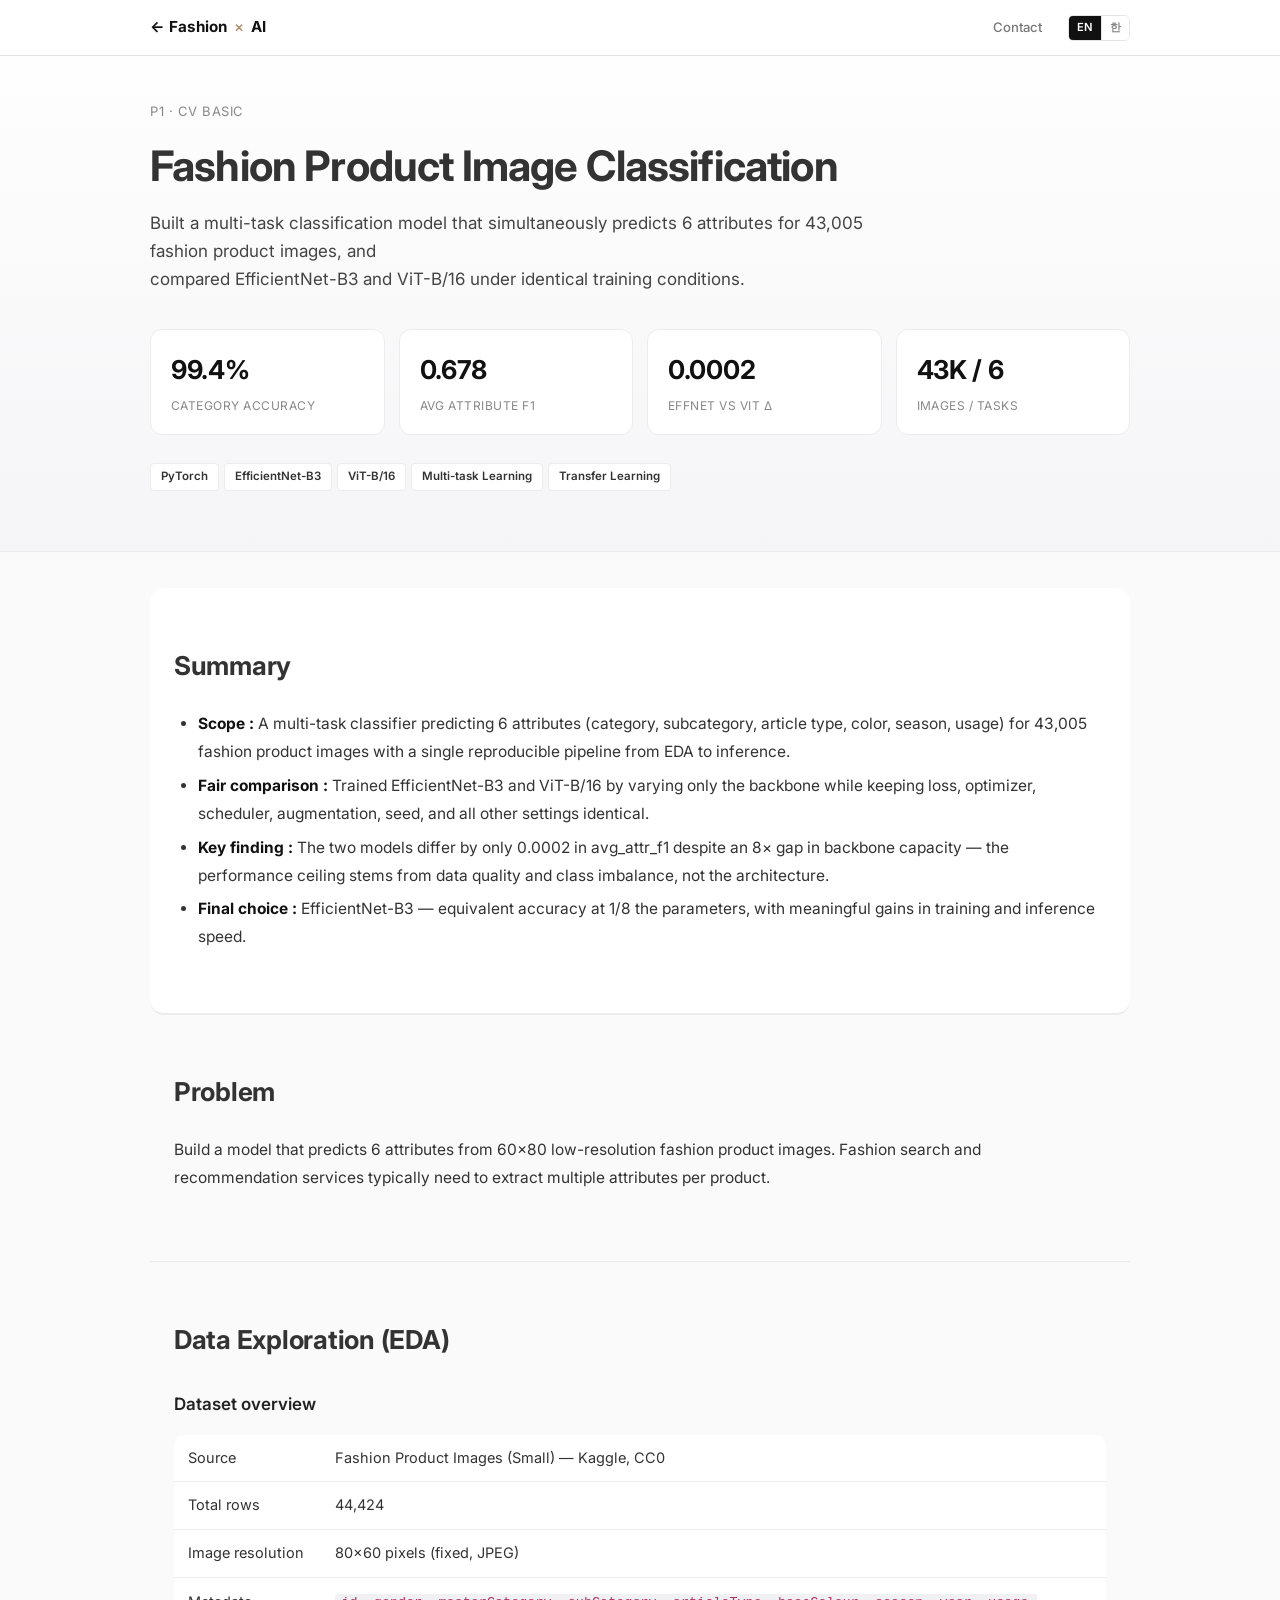
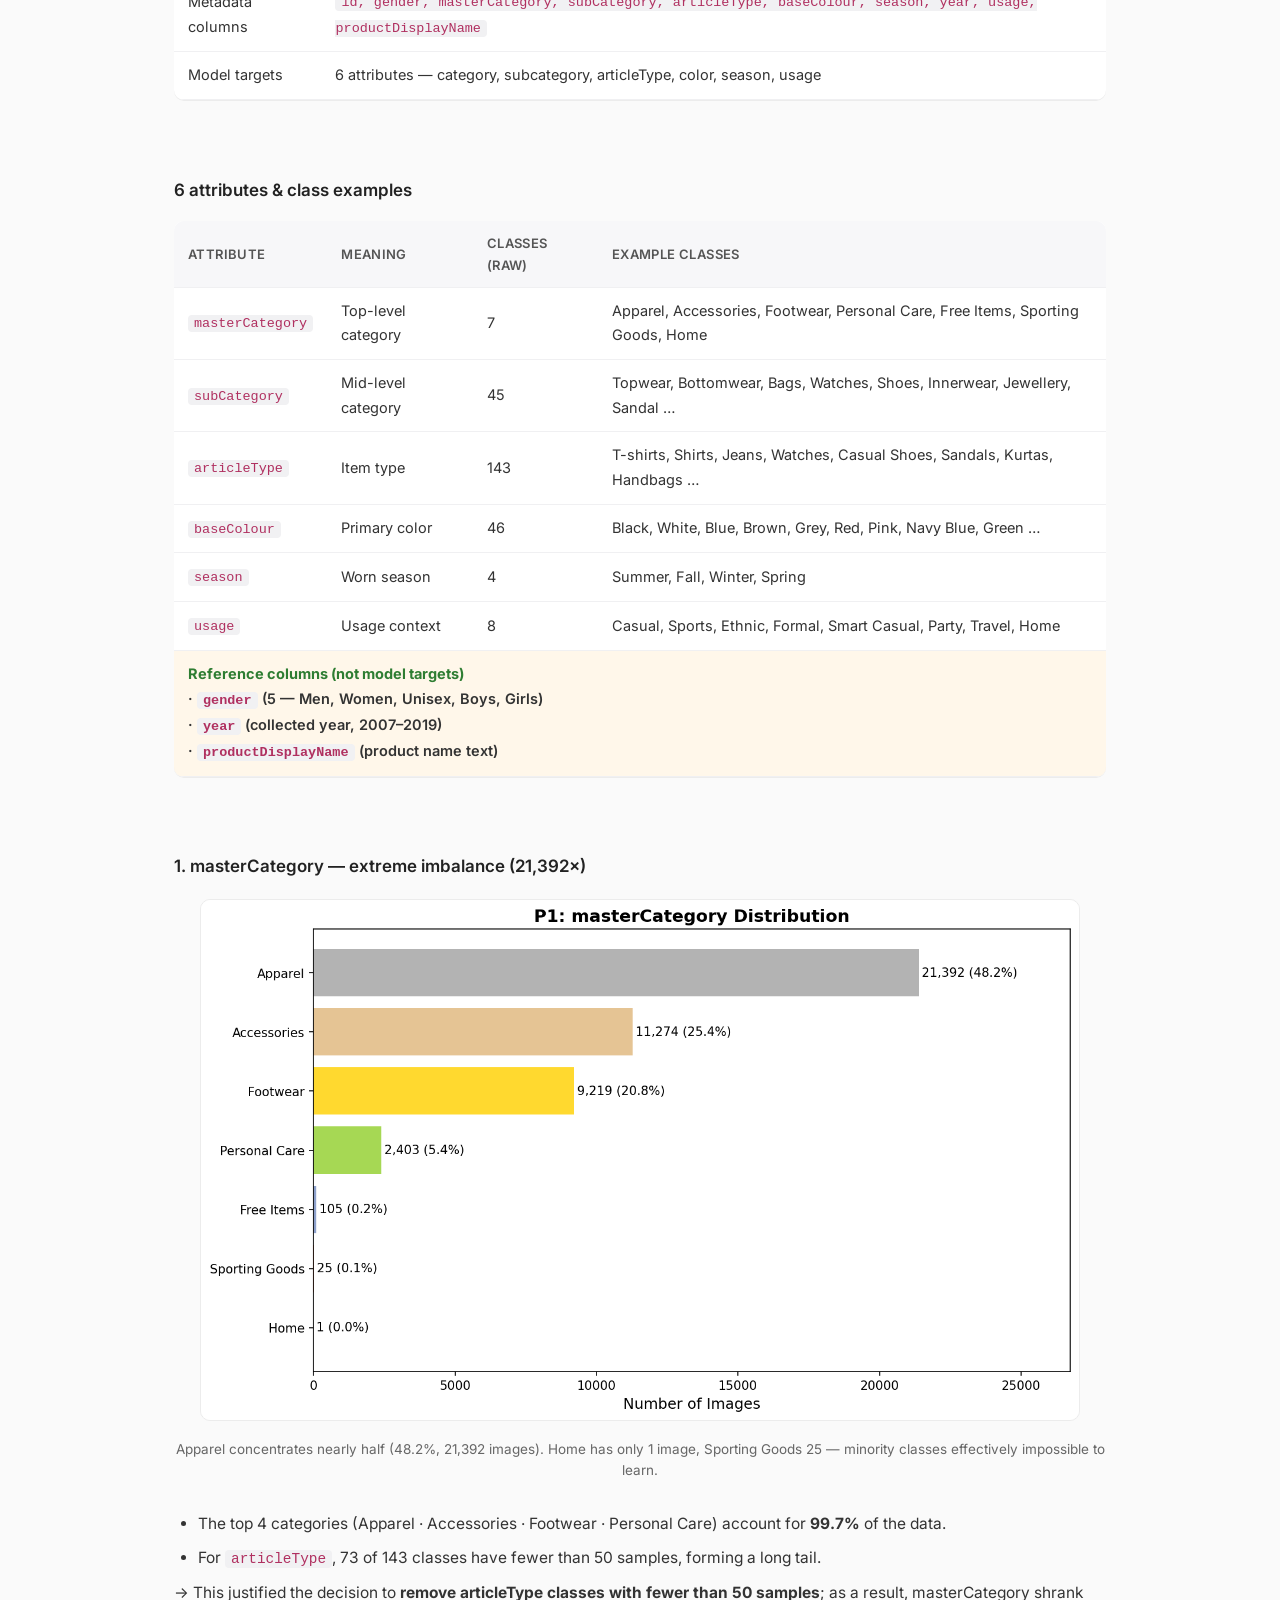
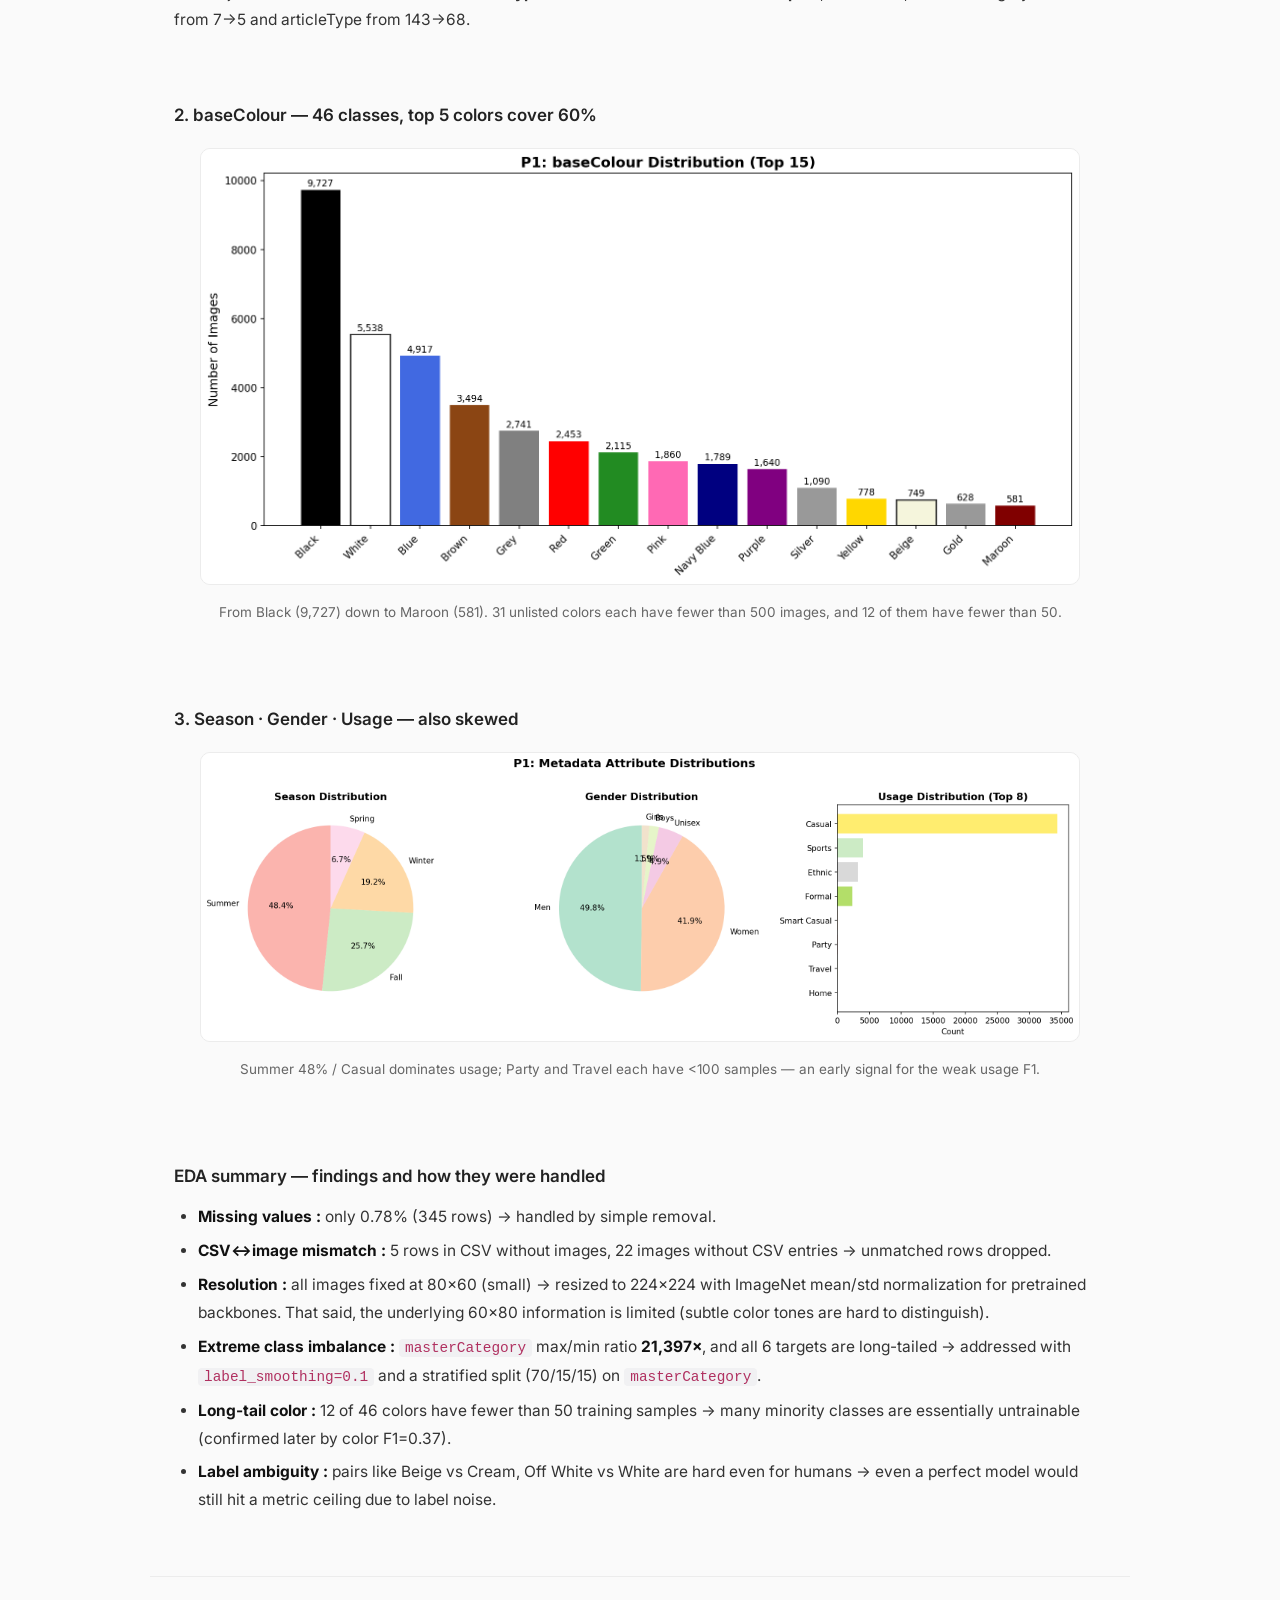
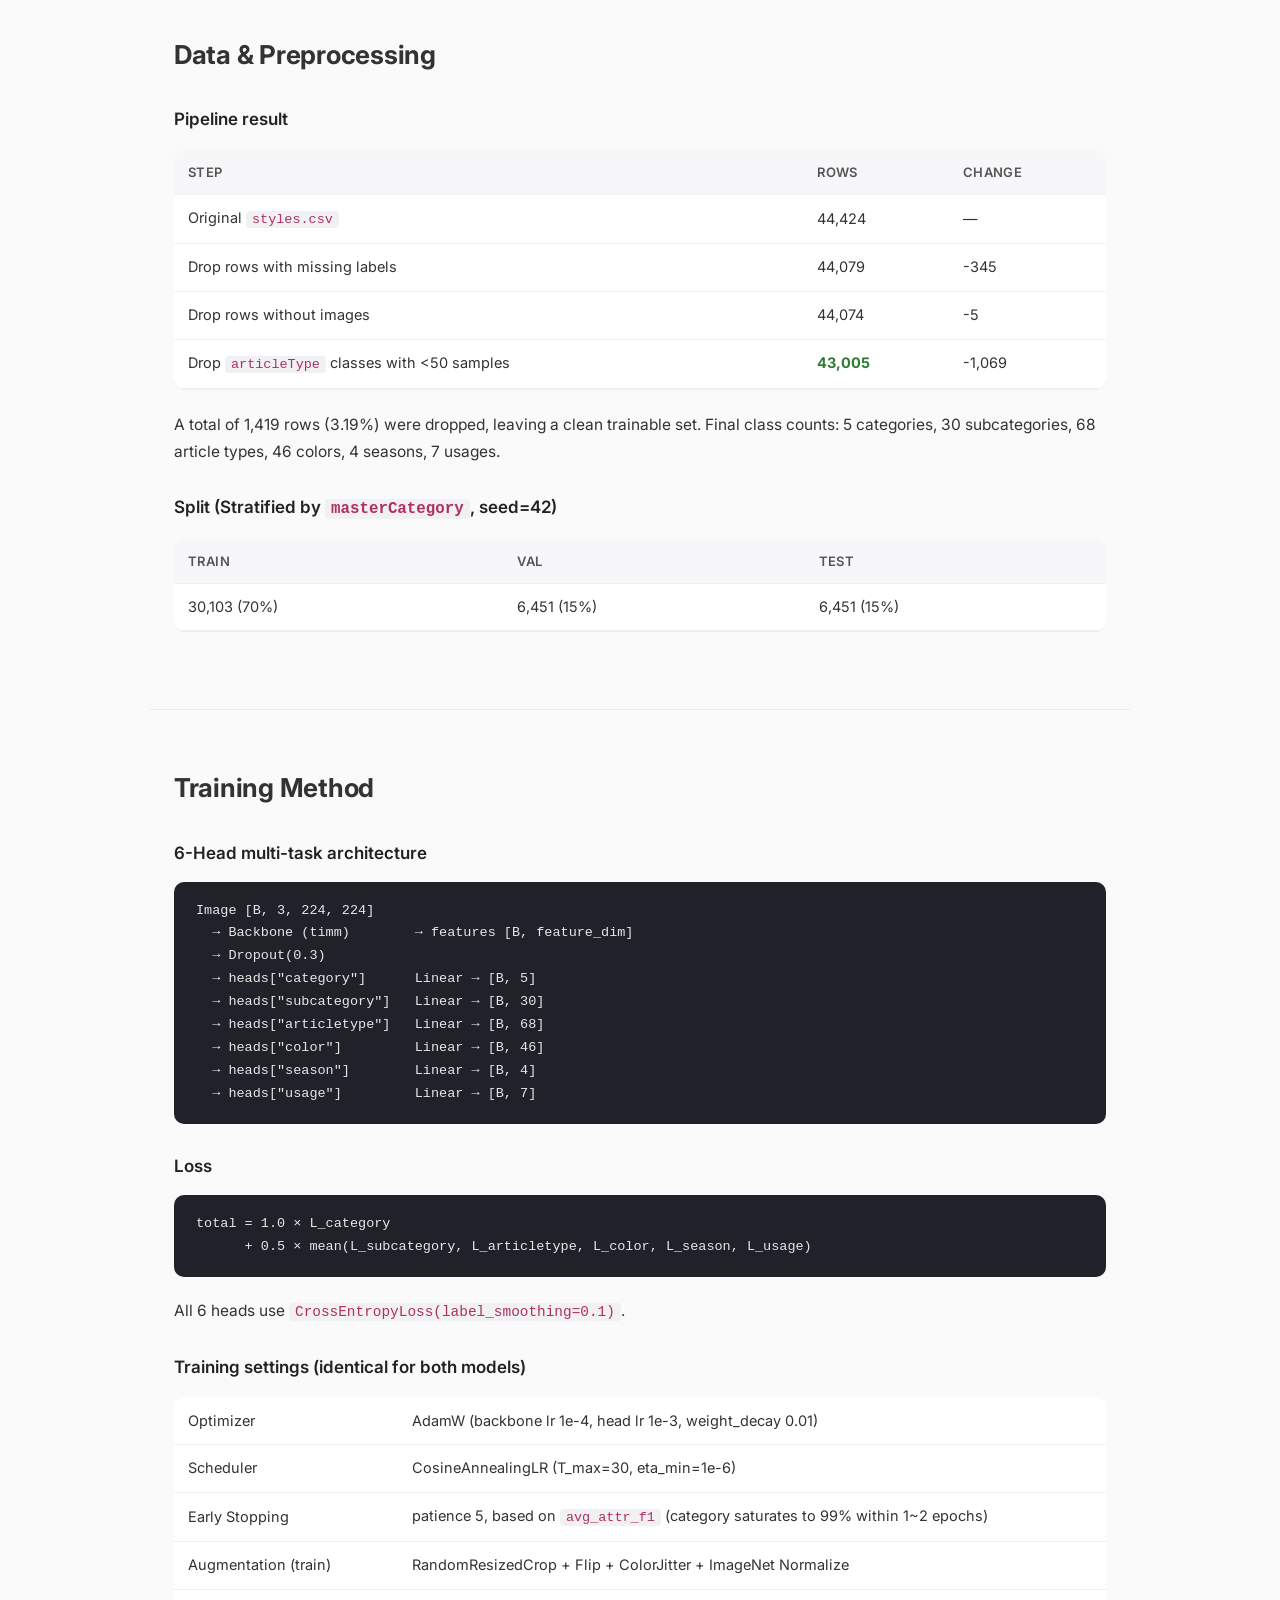
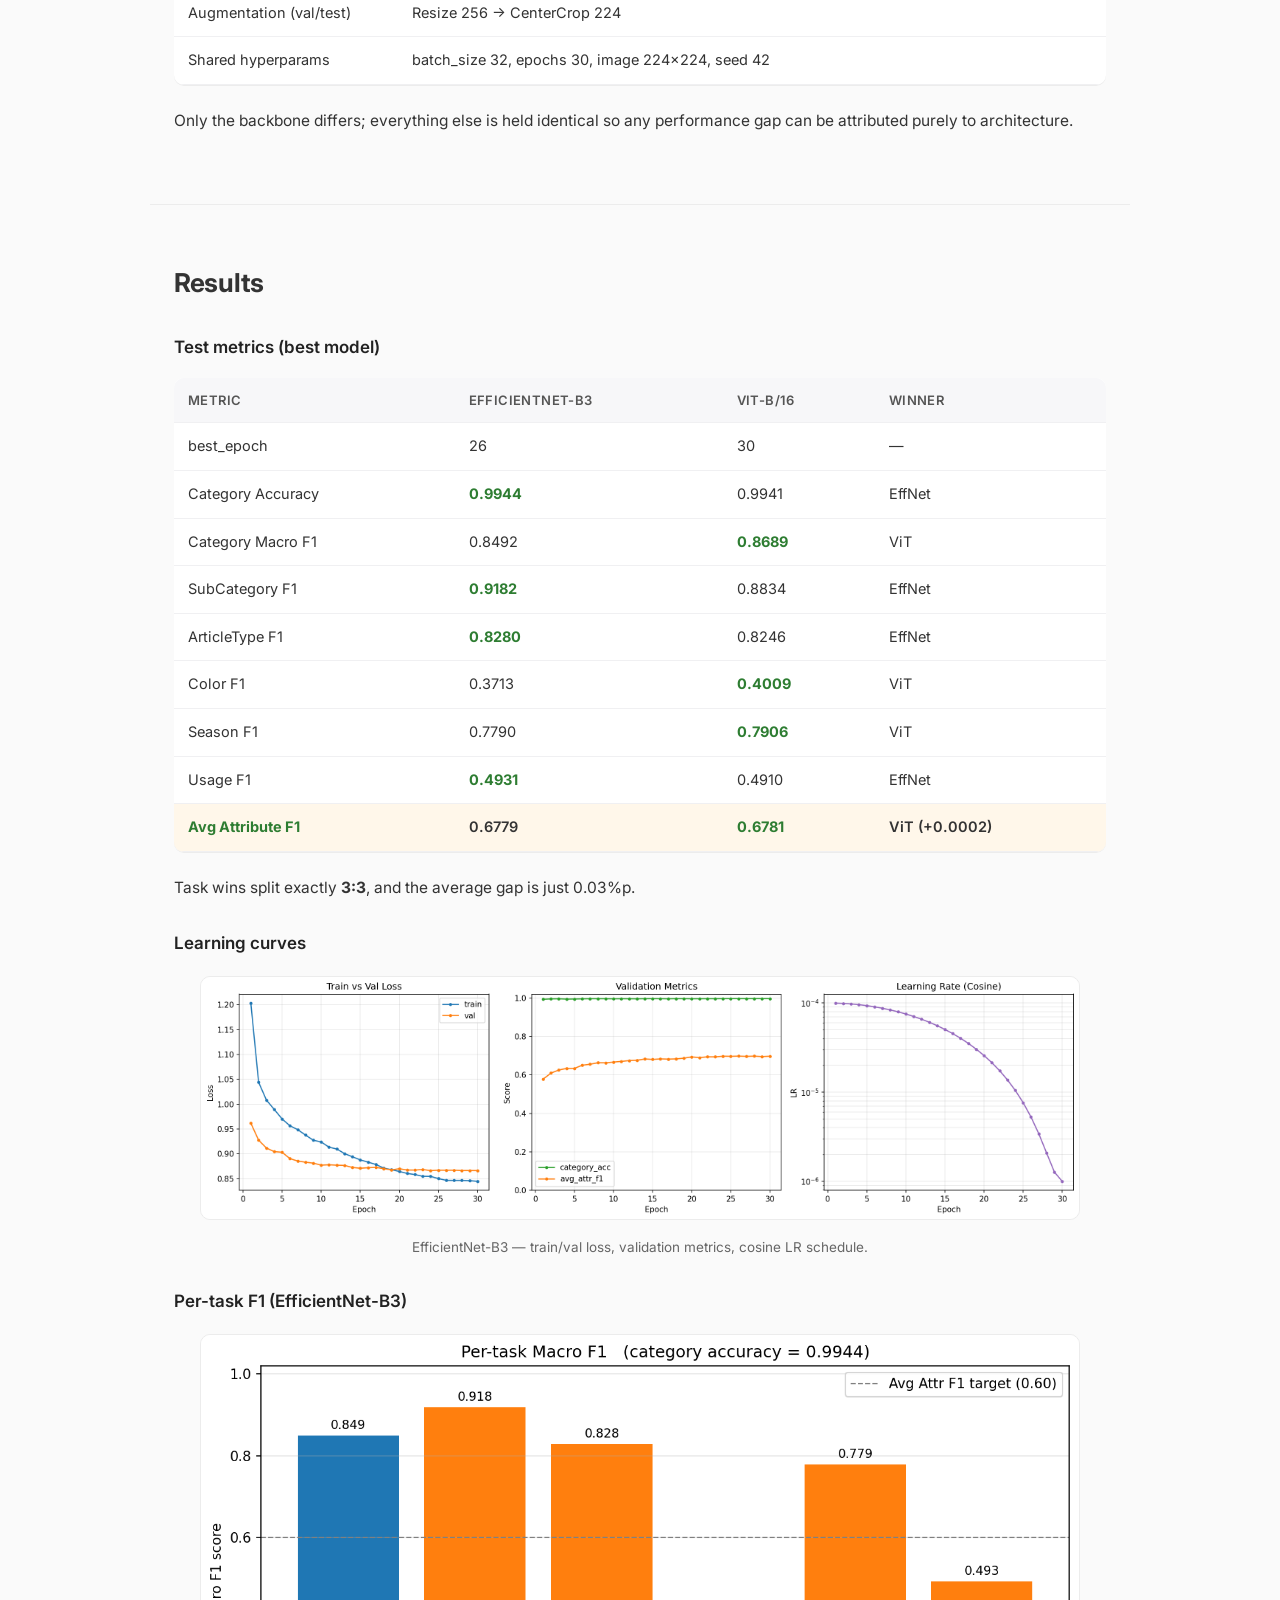
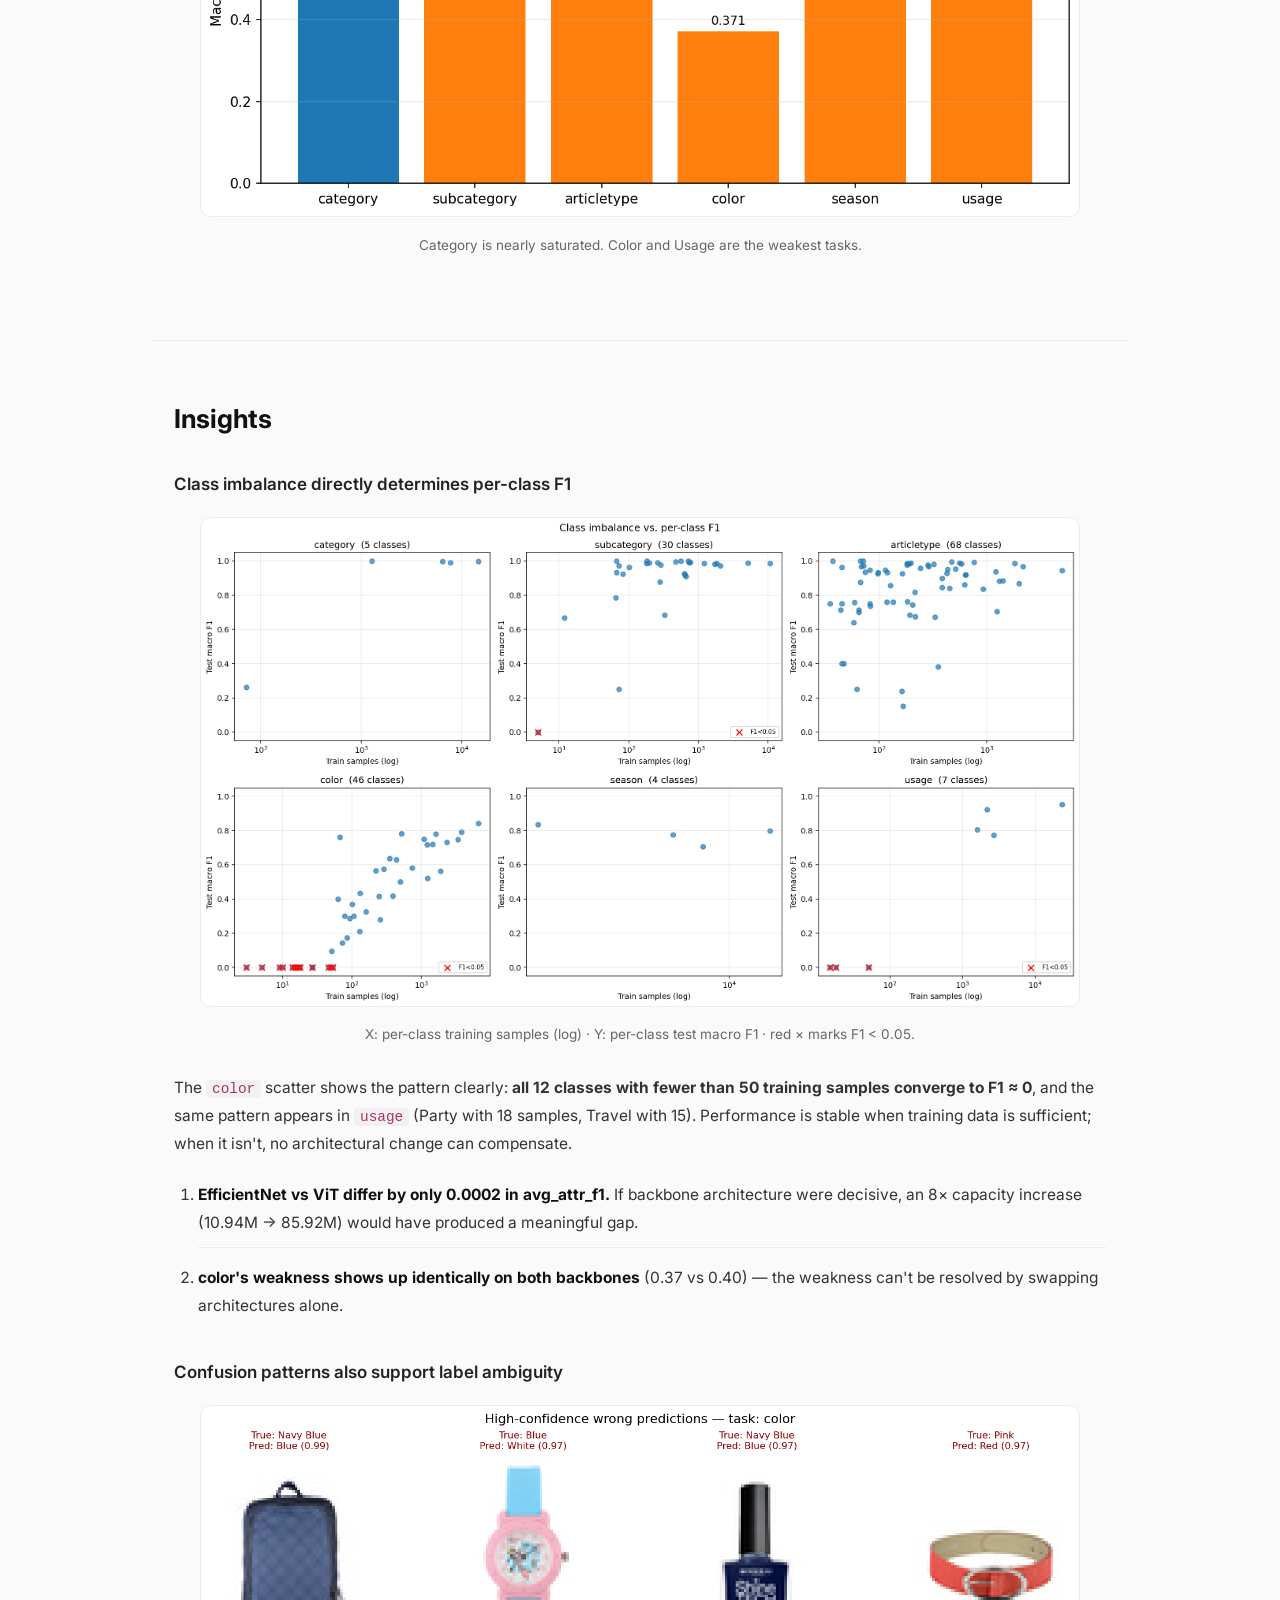
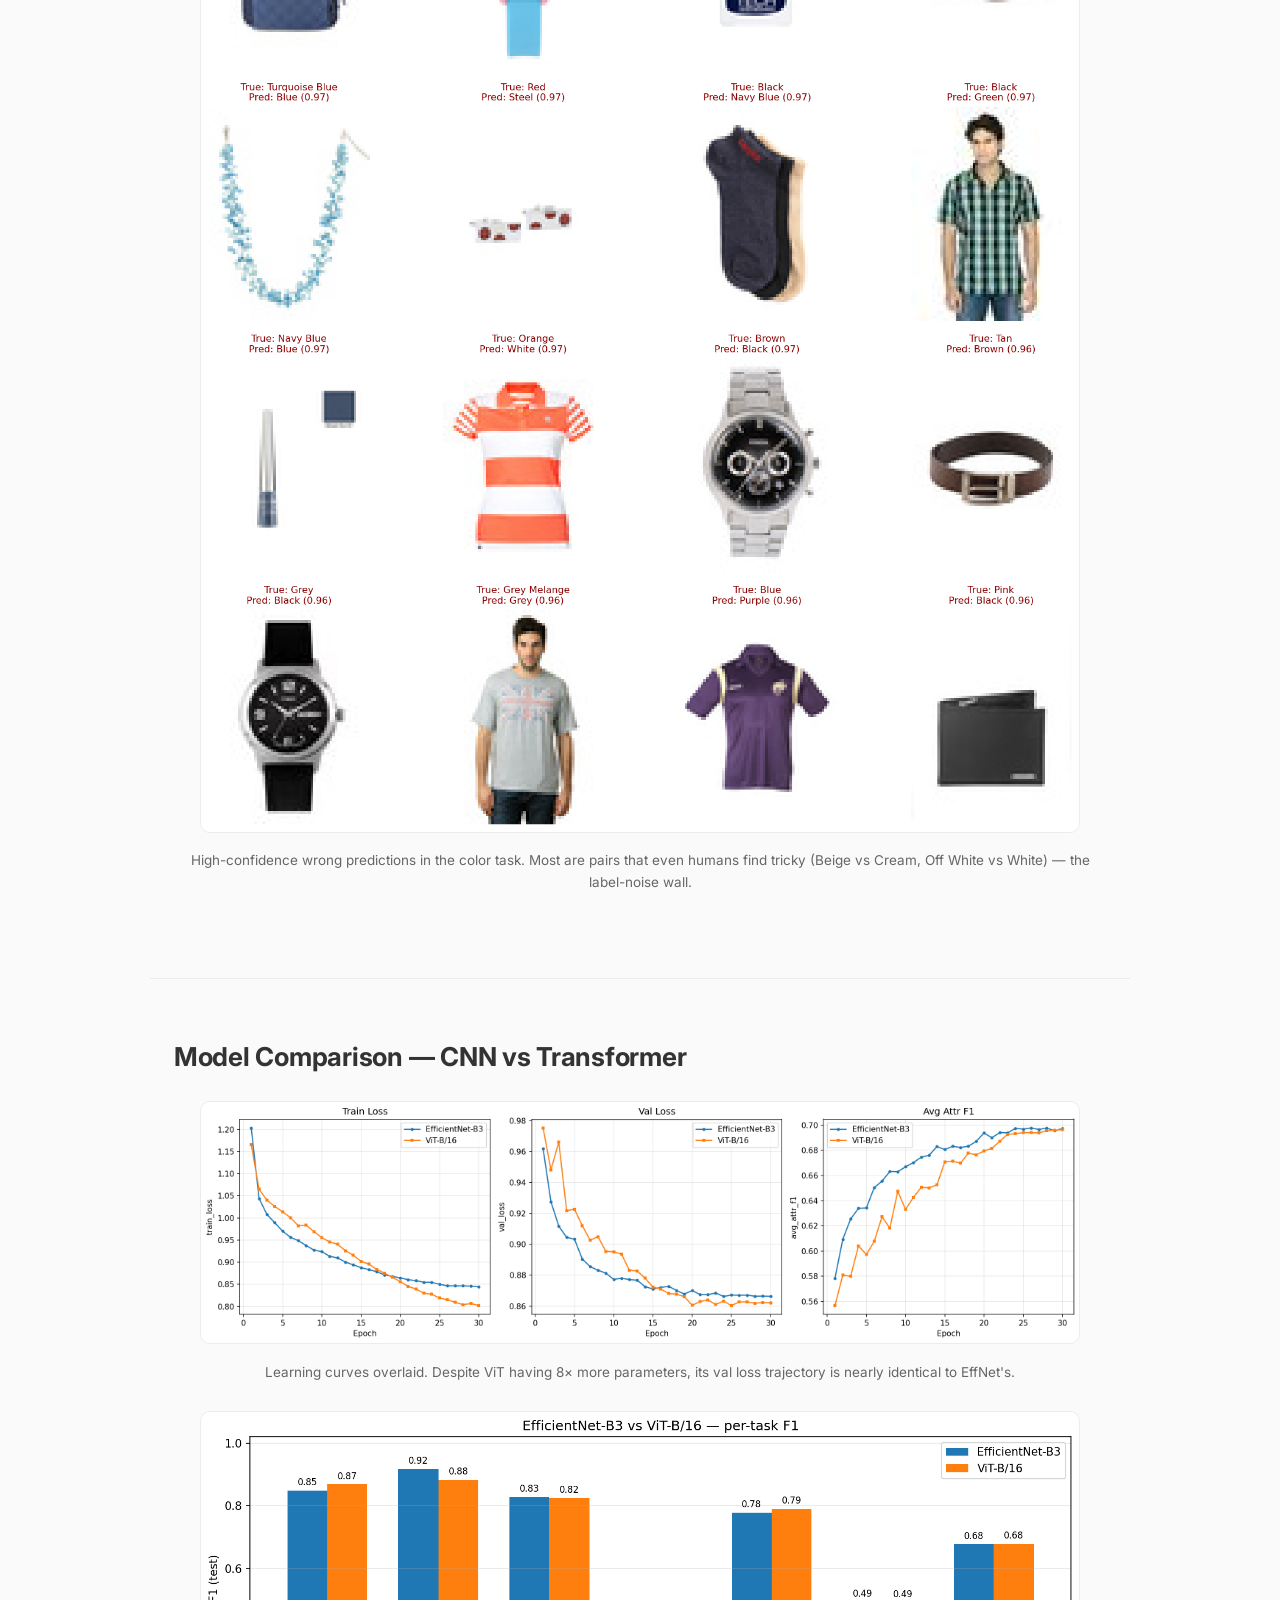
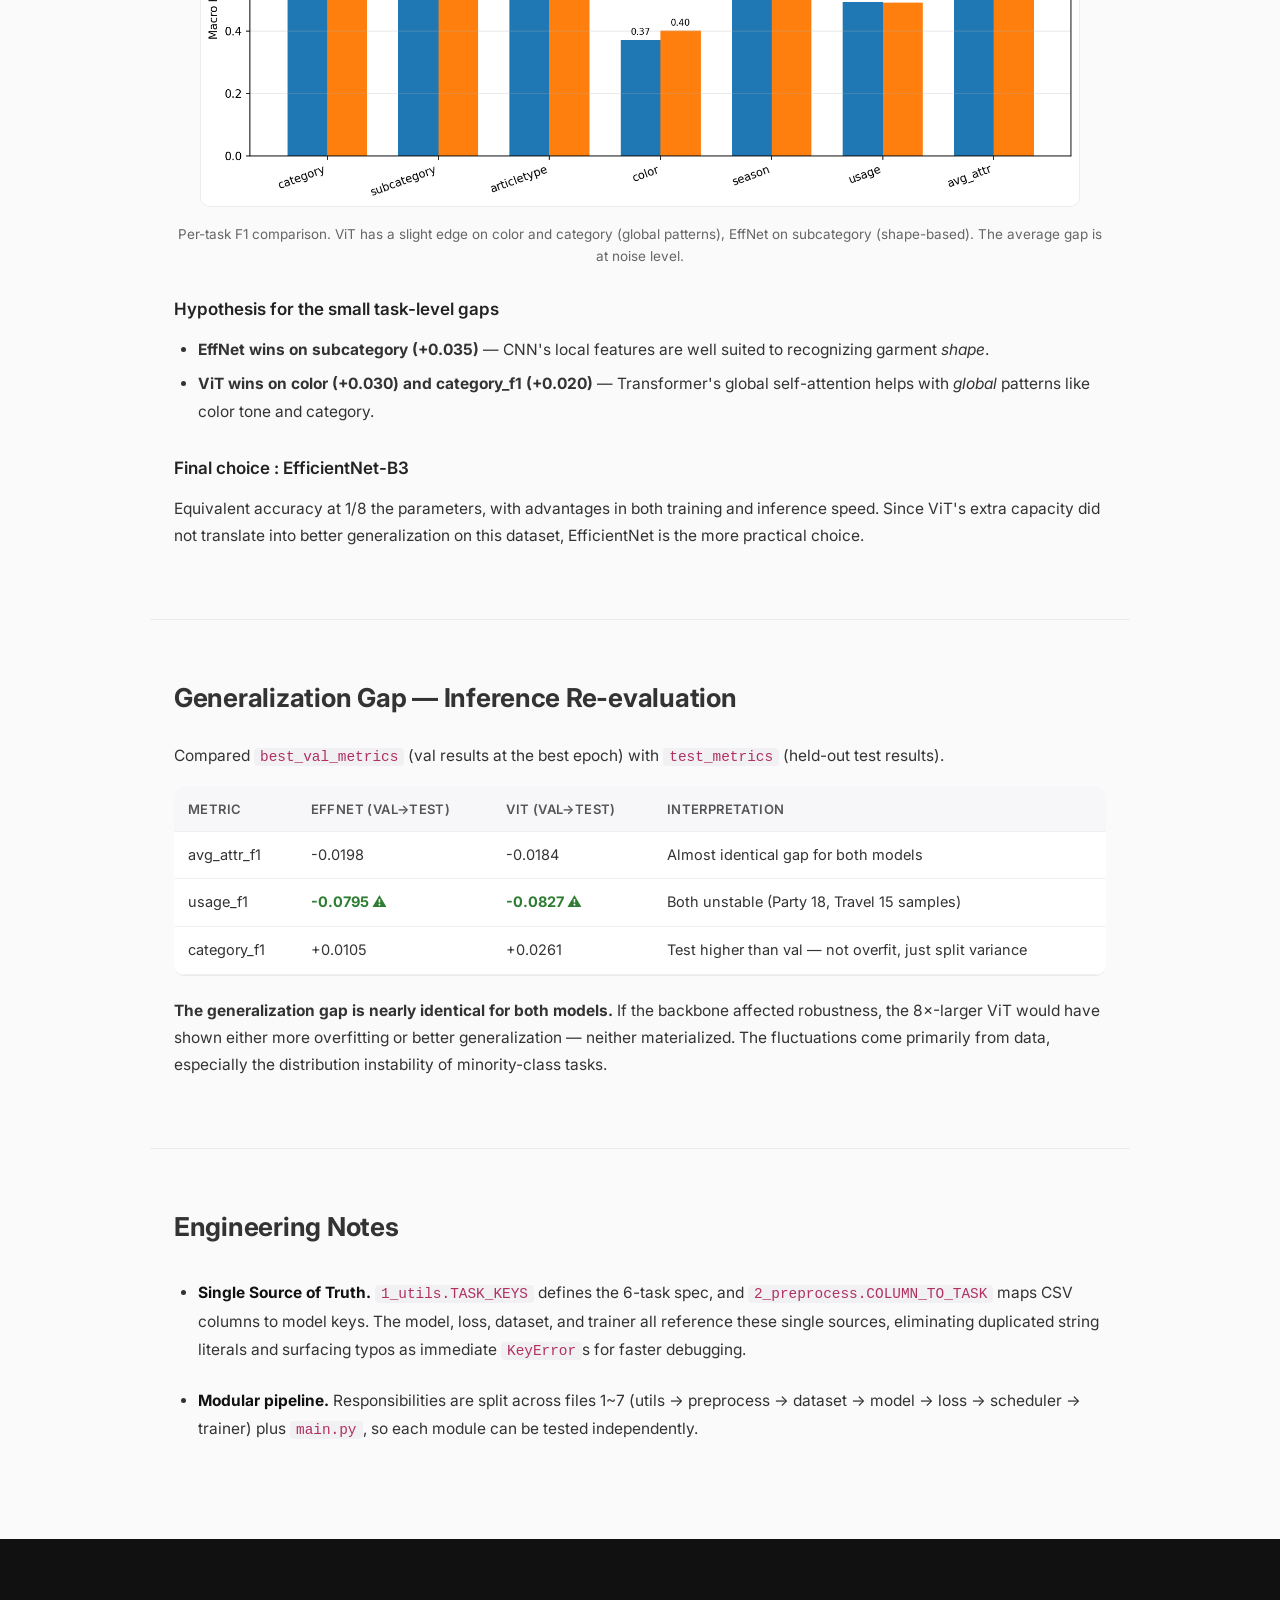
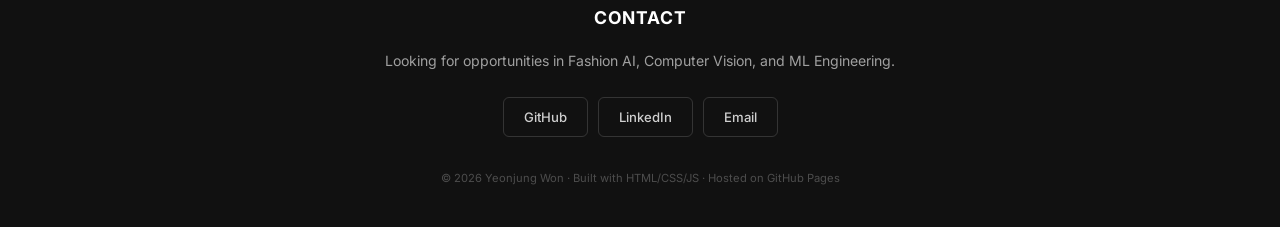
<file: en/projects/p1_classification.html>
<!DOCTYPE html>
<html lang="en">
<head>
    <meta charset="UTF-8">
    <meta name="viewport" content="width=device-width, initial-scale=1.0">
    <title>P1. Fashion Classification — Yeonjung Won</title>
    <meta name="description" content="6-task multi-task classification on 43K fashion images. EfficientNet-B3 vs ViT-B/16 fair comparison reveals data — not model — as the real ceiling.">
    <!-- Open Graph -->
    <meta property="og:type" content="website">
    <meta property="og:title" content="P1. Fashion Classification — Yeonjung Won">
    <meta property="og:description" content="6-task multi-task classification on 43K fashion images. EfficientNet-B3 vs ViT-B/16 fair comparison reveals data — not model — as the real ceiling.">
    <meta property="og:image" content="https://yeonjung77.github.io/portfolio/assets/img/og_thumbnail.png">
    <meta property="og:image:width" content="1200">
    <meta property="og:image:height" content="630">
    <meta property="og:url" content="https://yeonjung77.github.io/portfolio/en/projects/p1_classification.html">
    <meta property="og:site_name" content="포트폴리오 · 원연정">

    <!-- Twitter Card -->
    <meta name="twitter:card" content="summary_large_image">
    <meta name="twitter:title" content="P1. Fashion Classification — Yeonjung Won">
    <meta name="twitter:description" content="6-task multi-task classification on 43K fashion images. EfficientNet-B3 vs ViT-B/16 fair comparison reveals data — not model — as the real ceiling.">
    <meta name="twitter:image" content="https://yeonjung77.github.io/portfolio/assets/img/og_thumbnail.png">


    <link rel="stylesheet" href="../../css/style.css?v=2">
    <link rel="stylesheet" href="../../css/project.css?v=2">
    <link href="https://fonts.googleapis.com/css2?family=Inter:wght@400;500;600;700;800&display=swap" rel="stylesheet">
</head>
<body class="project-page">

<nav class="nav">
    <div class="nav-inner">
        <a href="../index.html" class="nav-logo">&larr; Fashion <span class="nav-logo-x">&times;</span> AI</a>
        <div class="nav-links">
            <a href="../index.html#contact">Contact</a>
            <span class="lang-toggle">
                <a href="p1_classification.html" class="active">EN</a>
                <a href="../../projects/p1_classification.html">한</a>
            </span>
        </div>
    </div>
</nav>

<!-- Project header -->
<header class="project-hero">
    <div class="project-hero-inner">
        <div class="project-breadcrumb">
            <span>P1</span> &middot; <span>CV Basic</span>
        </div>
        <h1>Fashion Product Image Classification</h1>
        <p class="project-hero-tagline">
            Built a multi-task classification model that simultaneously predicts 6 attributes for 43,005 fashion product images, and<br>
            compared EfficientNet-B3 and ViT-B/16 under identical training conditions.
        </p>
        <div class="project-metrics-row">
            <div class="metric-card">
                <div class="metric-value">99.4%</div>
                <div class="metric-label">Category Accuracy</div>
            </div>
            <div class="metric-card">
                <div class="metric-value">0.678</div>
                <div class="metric-label">Avg Attribute F1</div>
            </div>
            <div class="metric-card">
                <div class="metric-value">0.0002</div>
                <div class="metric-label">EffNet vs ViT &Delta;</div>
            </div>
            <div class="metric-card">
                <div class="metric-value">43K / 6</div>
                <div class="metric-label">Images / Tasks</div>
            </div>
        </div>
        <div class="tag-group">
            <span class="tag">PyTorch</span>
            <span class="tag">EfficientNet-B3</span>
            <span class="tag">ViT-B/16</span>
            <span class="tag">Multi-task Learning</span>
            <span class="tag">Transfer Learning</span>
        </div>
    </div>
</header>

<!-- Summary -->
<section class="project-section project-summary">
    <h2>Summary</h2>
    <ul class="summary-list">
        <li><strong>Scope : </strong> A multi-task classifier predicting 6 attributes (category, subcategory, article type, color, season, usage) for 43,005 fashion product images with a single reproducible pipeline from EDA to inference.</li>
        <li><strong>Fair comparison : </strong> Trained EfficientNet-B3 and ViT-B/16 by varying only the backbone while keeping loss, optimizer, scheduler, augmentation, seed, and all other settings identical.</li>
        <li><strong>Key finding : </strong> The two models differ by only 0.0002 in avg_attr_f1 despite an 8&times; gap in backbone capacity &mdash; the performance ceiling stems from data quality and class imbalance, not the architecture.</li>
        <li><strong>Final choice : </strong> EfficientNet-B3 &mdash; equivalent accuracy at 1/8 the parameters, with meaningful gains in training and inference speed.</li>
    </ul>
</section>

<!-- Problem -->
<section class="project-section">
    <h2>Problem</h2>
    <p>
        Build a model that predicts 6 attributes from 60&times;80 low-resolution fashion product images.
        Fashion search and recommendation services typically need to extract multiple attributes per product.
    </p>
</section>

<!-- EDA -->
<section class="project-section">
    <h2>Data Exploration (EDA)</h2>

    <h3>Dataset overview</h3>
    <table class="result-table">
        <tbody>
            <tr><td>Source</td><td>Fashion Product Images (Small) &mdash; Kaggle, CC0</td></tr>
            <tr><td>Total rows</td><td>44,424</td></tr>
            <tr><td>Image resolution</td><td>80&times;60 pixels (fixed, JPEG)</td></tr>
            <tr><td>Metadata columns</td><td><code>id, gender, masterCategory, subCategory, articleType, baseColour, season, year, usage, productDisplayName</code></td></tr>
            <tr><td>Model targets</td><td>6 attributes &mdash; category, subcategory, articleType, color, season, usage</td></tr>
        </tbody>
    </table>

    <br>

    <h3>6 attributes &amp; class examples</h3>
    <table class="result-table">
        <thead>
            <tr><th>Attribute</th><th>Meaning</th><th>Classes (raw)</th><th>Example classes</th></tr>
        </thead>
        <tbody>
            <tr>
                <td><code>masterCategory</code></td>
                <td>Top-level category</td>
                <td>7</td>
                <td>Apparel, Accessories, Footwear, Personal Care, Free Items, Sporting Goods, Home</td>
            </tr>
            <tr>
                <td><code>subCategory</code></td>
                <td>Mid-level category</td>
                <td>45</td>
                <td>Topwear, Bottomwear, Bags, Watches, Shoes, Innerwear, Jewellery, Sandal &hellip;</td>
            </tr>
            <tr>
                <td><code>articleType</code></td>
                <td>Item type</td>
                <td>143</td>
                <td>T-shirts, Shirts, Jeans, Watches, Casual Shoes, Sandals, Kurtas, Handbags &hellip;</td>
            </tr>
            <tr>
                <td><code>baseColour</code></td>
                <td>Primary color</td>
                <td>46</td>
                <td>Black, White, Blue, Brown, Grey, Red, Pink, Navy Blue, Green &hellip;</td>
            </tr>
            <tr>
                <td><code>season</code></td>
                <td>Worn season</td>
                <td>4</td>
                <td>Summer, Fall, Winter, Spring</td>
            </tr>
            <tr>
                <td><code>usage</code></td>
                <td>Usage context</td>
                <td>8</td>
                <td>Casual, Sports, Ethnic, Formal, Smart Casual, Party, Travel, Home</td>
            </tr>
            <tr class="row-highlight">
                <td colspan="4" style="text-align:left;">
                    <strong>Reference columns (not model targets)</strong><br>
                    &middot; <code>gender</code> (5 &mdash; Men, Women, Unisex, Boys, Girls)<br>
                    &middot; <code>year</code> (collected year, 2007&ndash;2019)<br>
                    &middot; <code>productDisplayName</code> (product name text)
                </td>
            </tr>
        </tbody>
    </table>

    <br>

    <h3>1. masterCategory &mdash; extreme imbalance (21,392&times;)</h3>
    <figure>
        <img src="../../assets/img/projects/p1/eda_mastercategory.png" alt="masterCategory distribution">
        <figcaption>Apparel concentrates nearly half (48.2%, 21,392 images). Home has only 1 image, Sporting Goods 25 &mdash; minority classes effectively impossible to learn.</figcaption>
    </figure>
    <ul>
        <li>The top 4 categories (Apparel &middot; Accessories &middot; Footwear &middot; Personal Care) account for <strong>99.7%</strong> of the data.</li>
        <li>For <code>articleType</code>, 73 of 143 classes have fewer than 50 samples, forming a long tail.</li>
    </ul>
    <p>
        &rarr; This justified the decision to <strong>remove articleType classes with fewer than 50 samples</strong>; as a result, masterCategory shrank from 7&rarr;5 and articleType from 143&rarr;68.
    </p>

    <br>

    <h3>2. baseColour &mdash; 46 classes, top 5 colors cover 60%</h3>
    <figure>
        <img src="../../assets/img/projects/p1/eda_basecolour.png" alt="baseColour distribution Top 15">
        <figcaption>From Black (9,727) down to Maroon (581). 31 unlisted colors each have fewer than 500 images, and 12 of them have fewer than 50.</figcaption>
    </figure>

    <br>

    <h3>3. Season &middot; Gender &middot; Usage &mdash; also skewed</h3>
    <figure>
        <img src="../../assets/img/projects/p1/eda_attributes.png" alt="Season/Gender/Usage distributions">
        <figcaption>Summer 48% / Casual dominates usage; Party and Travel each have &lt;100 samples &mdash; an early signal for the weak usage F1.</figcaption>
    </figure>

    <br>

    <h3>EDA summary &mdash; findings and how they were handled</h3>
    <ul class="summary-list">
        <li><strong>Missing values :</strong> only 0.78% (345 rows) &rarr; handled by simple removal.</li>
        <li><strong>CSV&harr;image mismatch :</strong> 5 rows in CSV without images, 22 images without CSV entries &rarr; unmatched rows dropped.</li>
        <li><strong>Resolution :</strong> all images fixed at 80&times;60 (small) &rarr; resized to 224&times;224 with ImageNet mean/std normalization for pretrained backbones. That said, the underlying 60&times;80 information is limited (subtle color tones are hard to distinguish).</li>
        <li><strong>Extreme class imbalance :</strong> <code>masterCategory</code> max/min ratio <strong>21,397&times;</strong>, and all 6 targets are long-tailed &rarr; addressed with <code>label_smoothing=0.1</code> and a stratified split (70/15/15) on <code>masterCategory</code>.</li>
        <li><strong>Long-tail color :</strong> 12 of 46 colors have fewer than 50 training samples &rarr; many minority classes are essentially untrainable (confirmed later by color F1=0.37).</li>
        <li><strong>Label ambiguity :</strong> pairs like Beige vs Cream, Off White vs White are hard even for humans &rarr; even a perfect model would still hit a metric ceiling due to label noise.</li>
    </ul>
</section>

<!-- Data Pipeline -->
<section class="project-section">
    <h2>Data &amp; Preprocessing</h2>

    <h3>Pipeline result</h3>
    <table class="result-table">
        <thead><tr><th>Step</th><th>Rows</th><th>Change</th></tr></thead>
        <tbody>
            <tr><td>Original <code>styles.csv</code></td><td>44,424</td><td>&mdash;</td></tr>
            <tr><td>Drop rows with missing labels</td><td>44,079</td><td>-345</td></tr>
            <tr><td>Drop rows without images</td><td>44,074</td><td>-5</td></tr>
            <tr><td>Drop <code>articleType</code> classes with &lt;50 samples</td><td><strong>43,005</strong></td><td>-1,069</td></tr>
        </tbody>
    </table>
    <p class="muted">A total of 1,419 rows (3.19%) were dropped, leaving a clean trainable set. Final class counts: 5 categories, 30 subcategories, 68 article types, 46 colors, 4 seasons, 7 usages.</p>

    <h3>Split (Stratified by <code>masterCategory</code>, seed=42)</h3>
    <table class="result-table">
        <thead><tr><th>Train</th><th>Val</th><th>Test</th></tr></thead>
        <tbody>
            <tr><td>30,103 (70%)</td><td>6,451 (15%)</td><td>6,451 (15%)</td></tr>
        </tbody>
    </table>
</section>

<!-- Method -->
<section class="project-section">
    <h2>Training Method</h2>

    <h3>6-Head multi-task architecture</h3>
    <pre class="code-block">Image [B, 3, 224, 224]
  → Backbone (timm)        → features [B, feature_dim]
  → Dropout(0.3)
  → heads["category"]      Linear → [B, 5]
  → heads["subcategory"]   Linear → [B, 30]
  → heads["articletype"]   Linear → [B, 68]
  → heads["color"]         Linear → [B, 46]
  → heads["season"]        Linear → [B, 4]
  → heads["usage"]         Linear → [B, 7]</pre>

    <h3>Loss</h3>
    <pre class="code-block">total = 1.0 × L_category
      + 0.5 × mean(L_subcategory, L_articletype, L_color, L_season, L_usage)</pre>
    <p>All 6 heads use <code>CrossEntropyLoss(label_smoothing=0.1)</code>.</p>

    <h3>Training settings (identical for both models)</h3>
    <table class="result-table">
        <tbody>
            <tr><td>Optimizer</td><td>AdamW (backbone lr 1e-4, head lr 1e-3, weight_decay 0.01)</td></tr>
            <tr><td>Scheduler</td><td>CosineAnnealingLR (T_max=30, eta_min=1e-6)</td></tr>
            <tr><td>Early Stopping</td><td>patience 5, based on <code>avg_attr_f1</code> (category saturates to 99% within 1~2 epochs)</td></tr>
            <tr><td>Augmentation (train)</td><td>RandomResizedCrop + Flip + ColorJitter + ImageNet Normalize</td></tr>
            <tr><td>Augmentation (val/test)</td><td>Resize 256 → CenterCrop 224</td></tr>
            <tr><td>Shared hyperparams</td><td>batch_size 32, epochs 30, image 224&times;224, seed 42</td></tr>
        </tbody>
    </table>
    <p class="muted">Only the backbone differs; everything else is held identical so any performance gap can be attributed purely to architecture.</p>
</section>

<!-- Results -->
<section class="project-section">
    <h2>Results</h2>

    <h3>Test metrics (best model)</h3>
    <table class="result-table">
        <thead>
            <tr><th>Metric</th><th>EfficientNet-B3</th><th>ViT-B/16</th><th>Winner</th></tr>
        </thead>
        <tbody>
            <tr><td>best_epoch</td><td>26</td><td>30</td><td>&mdash;</td></tr>
            <tr><td>Category Accuracy</td><td><strong>0.9944</strong></td><td>0.9941</td><td>EffNet</td></tr>
            <tr><td>Category Macro F1</td><td>0.8492</td><td><strong>0.8689</strong></td><td>ViT</td></tr>
            <tr><td>SubCategory F1</td><td><strong>0.9182</strong></td><td>0.8834</td><td>EffNet</td></tr>
            <tr><td>ArticleType F1</td><td><strong>0.8280</strong></td><td>0.8246</td><td>EffNet</td></tr>
            <tr><td>Color F1</td><td>0.3713</td><td><strong>0.4009</strong></td><td>ViT</td></tr>
            <tr><td>Season F1</td><td>0.7790</td><td><strong>0.7906</strong></td><td>ViT</td></tr>
            <tr><td>Usage F1</td><td><strong>0.4931</strong></td><td>0.4910</td><td>EffNet</td></tr>
            <tr class="row-highlight"><td><strong>Avg Attribute F1</strong></td><td>0.6779</td><td><strong>0.6781</strong></td><td>ViT (+0.0002)</td></tr>
        </tbody>
    </table>
    <p class="muted">Task wins split exactly <strong>3:3</strong>, and the average gap is just 0.03%p.</p>

    <h3>Learning curves</h3>
    <figure>
        <img src="../../assets/img/projects/p1/effnet_training_curves.png" alt="EfficientNet learning curves">
        <figcaption>EfficientNet-B3 &mdash; train/val loss, validation metrics, cosine LR schedule.</figcaption>
    </figure>

    <h3>Per-task F1 (EfficientNet-B3)</h3>
    <figure>
        <img src="../../assets/img/projects/p1/effnet_task_f1.png" alt="Per-task F1">
        <figcaption>Category is nearly saturated. Color and Usage are the weakest tasks.</figcaption>
    </figure>
</section>

<!-- Key Insight -->
<section class="project-section project-insight">
    <h2>Insights</h2>

    <h3>Class imbalance directly determines per-class F1</h3>
    <figure>
        <img src="../../assets/img/projects/p1/samples_vs_f1.png" alt="Training samples vs Test F1">
        <figcaption>X: per-class training samples (log) · Y: per-class test macro F1 · red &times; marks F1 &lt; 0.05.</figcaption>
    </figure>
    <p>
        The <code>color</code> scatter shows the pattern clearly: <strong>all 12 classes with fewer than 50 training samples converge to F1 ≈ 0</strong>,
        and the same pattern appears in <code>usage</code> (Party with 18 samples, Travel with 15).
        Performance is stable when training data is sufficient; when it isn't, no architectural change can compensate.
    </p>

    <ol class="evidence-list">
        <li>
            <strong>EfficientNet vs ViT differ by only 0.0002 in avg_attr_f1.</strong>
            If backbone architecture were decisive, an 8&times; capacity increase (10.94M → 85.92M) would have produced a meaningful gap.
        </li>
        <li>
            <strong>color's weakness shows up identically on both backbones</strong> (0.37 vs 0.40) &mdash; the weakness can't be resolved by swapping architectures alone.
        </li>
    </ol>

    <h3>Confusion patterns also support label ambiguity</h3>
    <figure>
        <img src="../../assets/img/projects/p1/wrong_predictions.png" alt="High-confidence wrong predictions">
        <figcaption>High-confidence wrong predictions in the color task. Most are pairs that even humans find tricky (Beige vs Cream, Off White vs White) &mdash; the label-noise wall.</figcaption>
    </figure>
</section>

<!-- Comparison -->
<section class="project-section">
    <h2>Model Comparison &mdash; CNN vs Transformer</h2>

    <figure>
        <img src="../../assets/img/projects/p1/compare_curves.png" alt="EfficientNet vs ViT learning curves">
        <figcaption>Learning curves overlaid. Despite ViT having 8&times; more parameters, its val loss trajectory is nearly identical to EffNet's.</figcaption>
    </figure>

    <figure>
        <img src="../../assets/img/projects/p1/compare_f1_bar.png" alt="Per-task F1 comparison">
        <figcaption>Per-task F1 comparison. ViT has a slight edge on color and category (global patterns), EffNet on subcategory (shape-based). The average gap is at noise level.</figcaption>
    </figure>

    <h3>Hypothesis for the small task-level gaps</h3>
    <ul>
        <li><strong>EffNet wins on subcategory (+0.035)</strong> &mdash; CNN's local features are well suited to recognizing garment <em>shape</em>.</li>
        <li><strong>ViT wins on color (+0.030) and category_f1 (+0.020)</strong> &mdash; Transformer's global self-attention helps with <em>global</em> patterns like color tone and category.</li>
    </ul>

    <h3>Final choice :  EfficientNet-B3</h3>
    <p>
        Equivalent accuracy at 1/8 the parameters, with advantages in both training and inference speed.
        Since ViT's extra capacity did not translate into better generalization on this dataset,
        EfficientNet is the more practical choice.
    </p>
</section>

<!-- Val/Test gap -->
<section class="project-section">
    <h2>Generalization Gap &mdash; Inference Re-evaluation</h2>
    <p>
        Compared <code>best_val_metrics</code> (val results at the best epoch) with <code>test_metrics</code> (held-out test results).
    </p>
    <table class="result-table">
        <thead><tr><th>Metric</th><th>EffNet (val→test)</th><th>ViT (val→test)</th><th>Interpretation</th></tr></thead>
        <tbody>
            <tr><td>avg_attr_f1</td><td>-0.0198</td><td>-0.0184</td><td>Almost identical gap for both models</td></tr>
            <tr><td>usage_f1</td><td><strong>-0.0795 ⚠️</strong></td><td><strong>-0.0827 ⚠️</strong></td><td>Both unstable (Party 18, Travel 15 samples)</td></tr>
            <tr><td>category_f1</td><td>+0.0105</td><td>+0.0261</td><td>Test higher than val &mdash; not overfit, just split variance</td></tr>
        </tbody>
    </table>
    <p>
        <strong>The generalization gap is nearly identical for both models.</strong>
        If the backbone affected robustness, the 8&times;-larger ViT would have shown either more overfitting or better generalization &mdash; neither materialized.
        The fluctuations come primarily from data, especially the distribution instability of minority-class tasks.
    </p>
</section>

<!-- Engineering -->
<section class="project-section">
    <h2>Engineering Notes</h2>
    <ul class="engineering-list">
        <li><strong>Single Source of Truth.</strong> <code>1_utils.TASK_KEYS</code> defines the 6-task spec, and <code>2_preprocess.COLUMN_TO_TASK</code> maps CSV columns to model keys. The model, loss, dataset, and trainer all reference these single sources, eliminating duplicated string literals and surfacing typos as immediate <code>KeyError</code>s for faster debugging.</li>
        <li><strong>Modular pipeline.</strong> Responsibilities are split across files 1~7 (utils → preprocess → dataset → model → loss → scheduler → trainer) plus <code>main.py</code>, so each module can be tested independently.</li>
    </ul>
</section>

<br>

<footer id="contact" class="footer">
    <div class="section-gray-inner">
        <h2 class="footer-title">Contact</h2>
        <p class="footer-message">Looking for opportunities in Fashion AI, Computer Vision, and ML Engineering.</p>
        <div class="hero-links">
            <a href="https://github.com/yeonjung77" target="_blank">GitHub</a>
            <a href="https://linkedin.com/yeonjung77" target="_blank">LinkedIn</a>
            <a href="mailto:yeonjung.ai@gmail.com">Email</a>
        </div>
        <p class="footer-note">&copy; 2026 Yeonjung Won &middot; Built with HTML/CSS/JS &middot; Hosted on GitHub Pages</p>
    </div>
</footer>

</body>
</html>
</file>
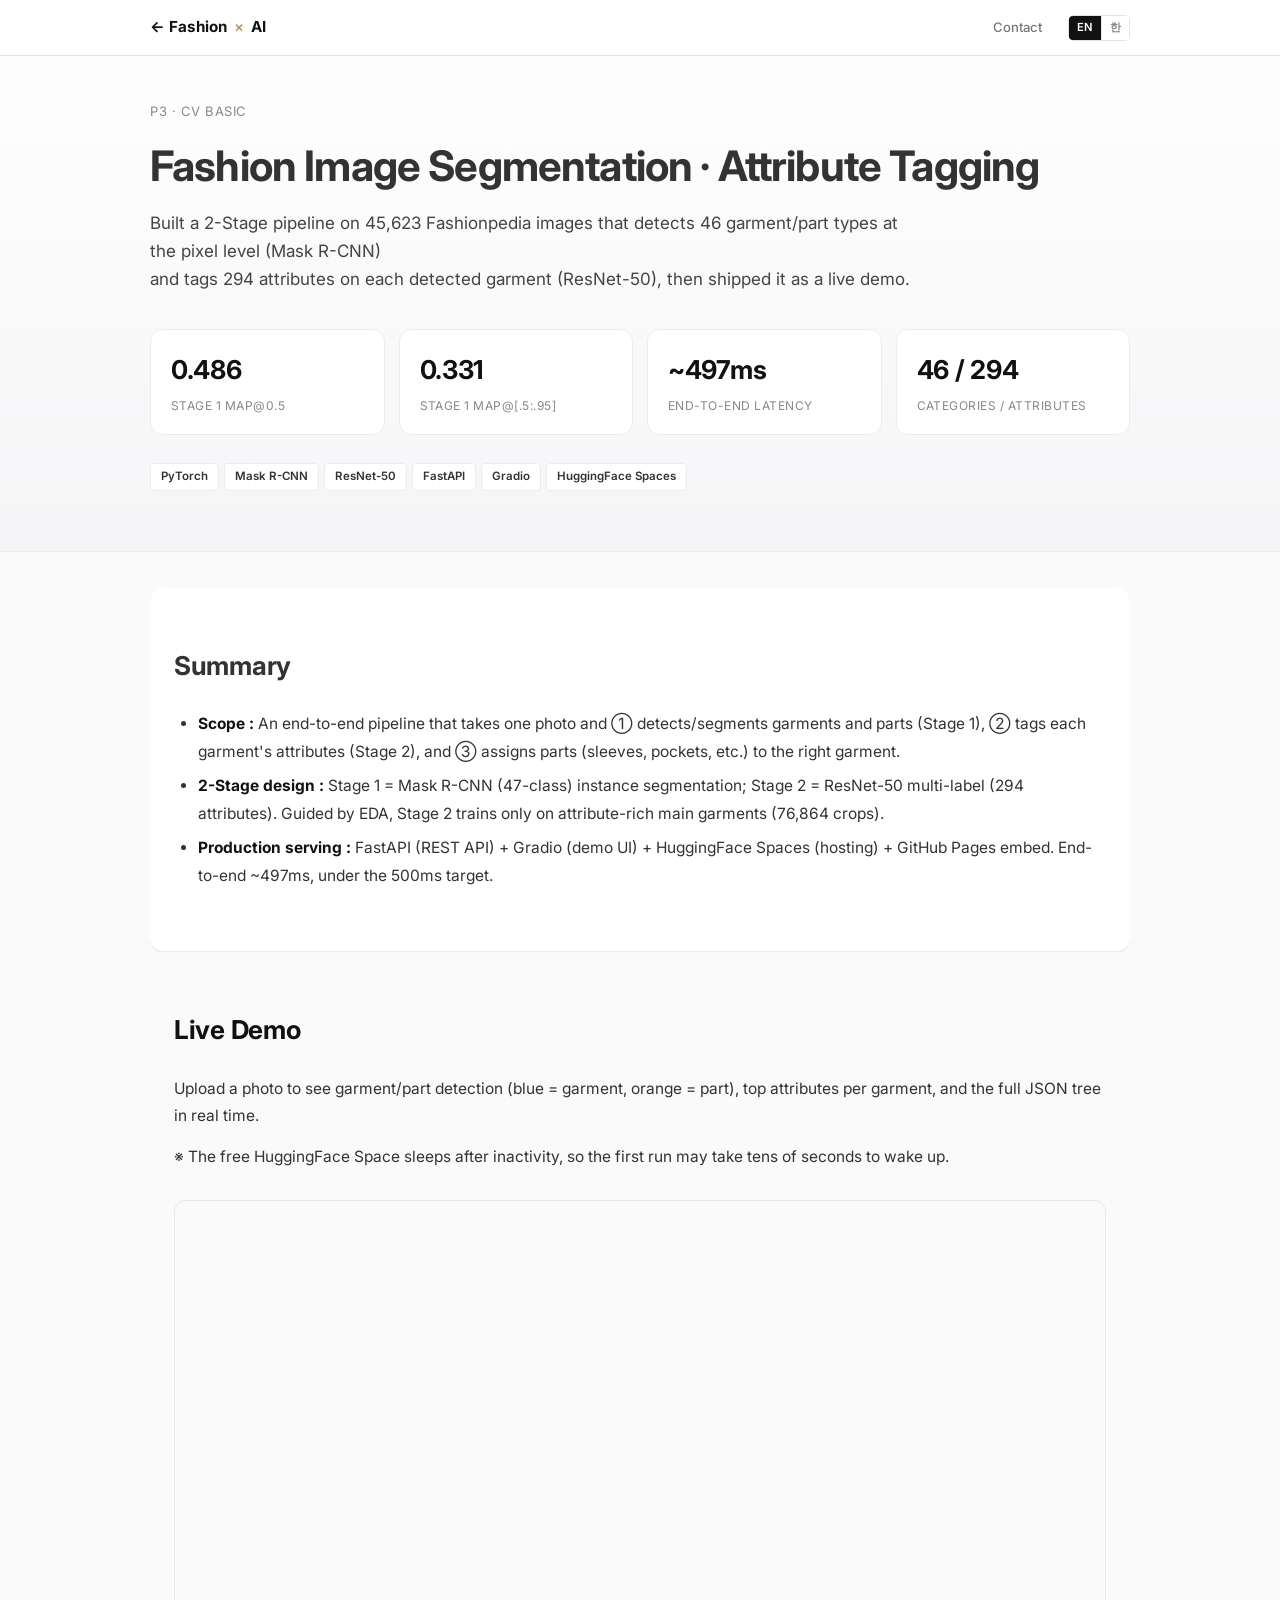
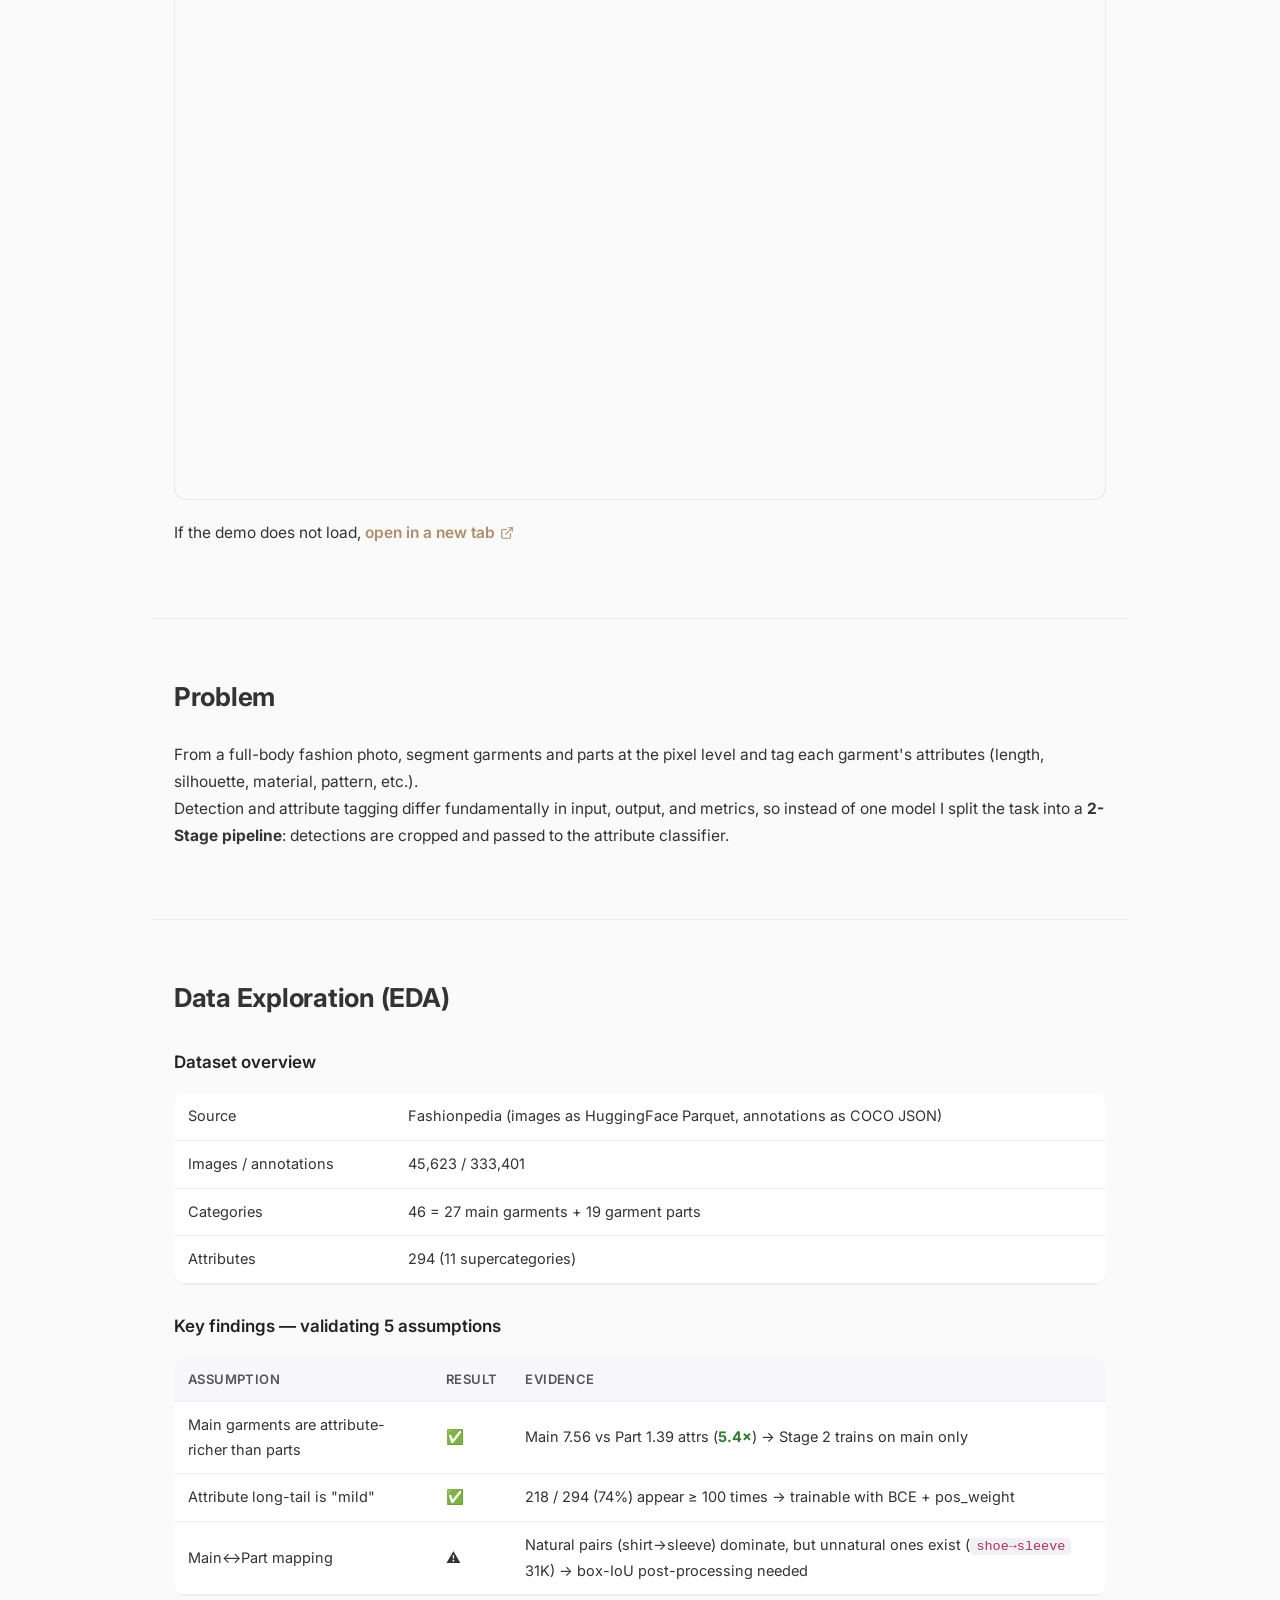
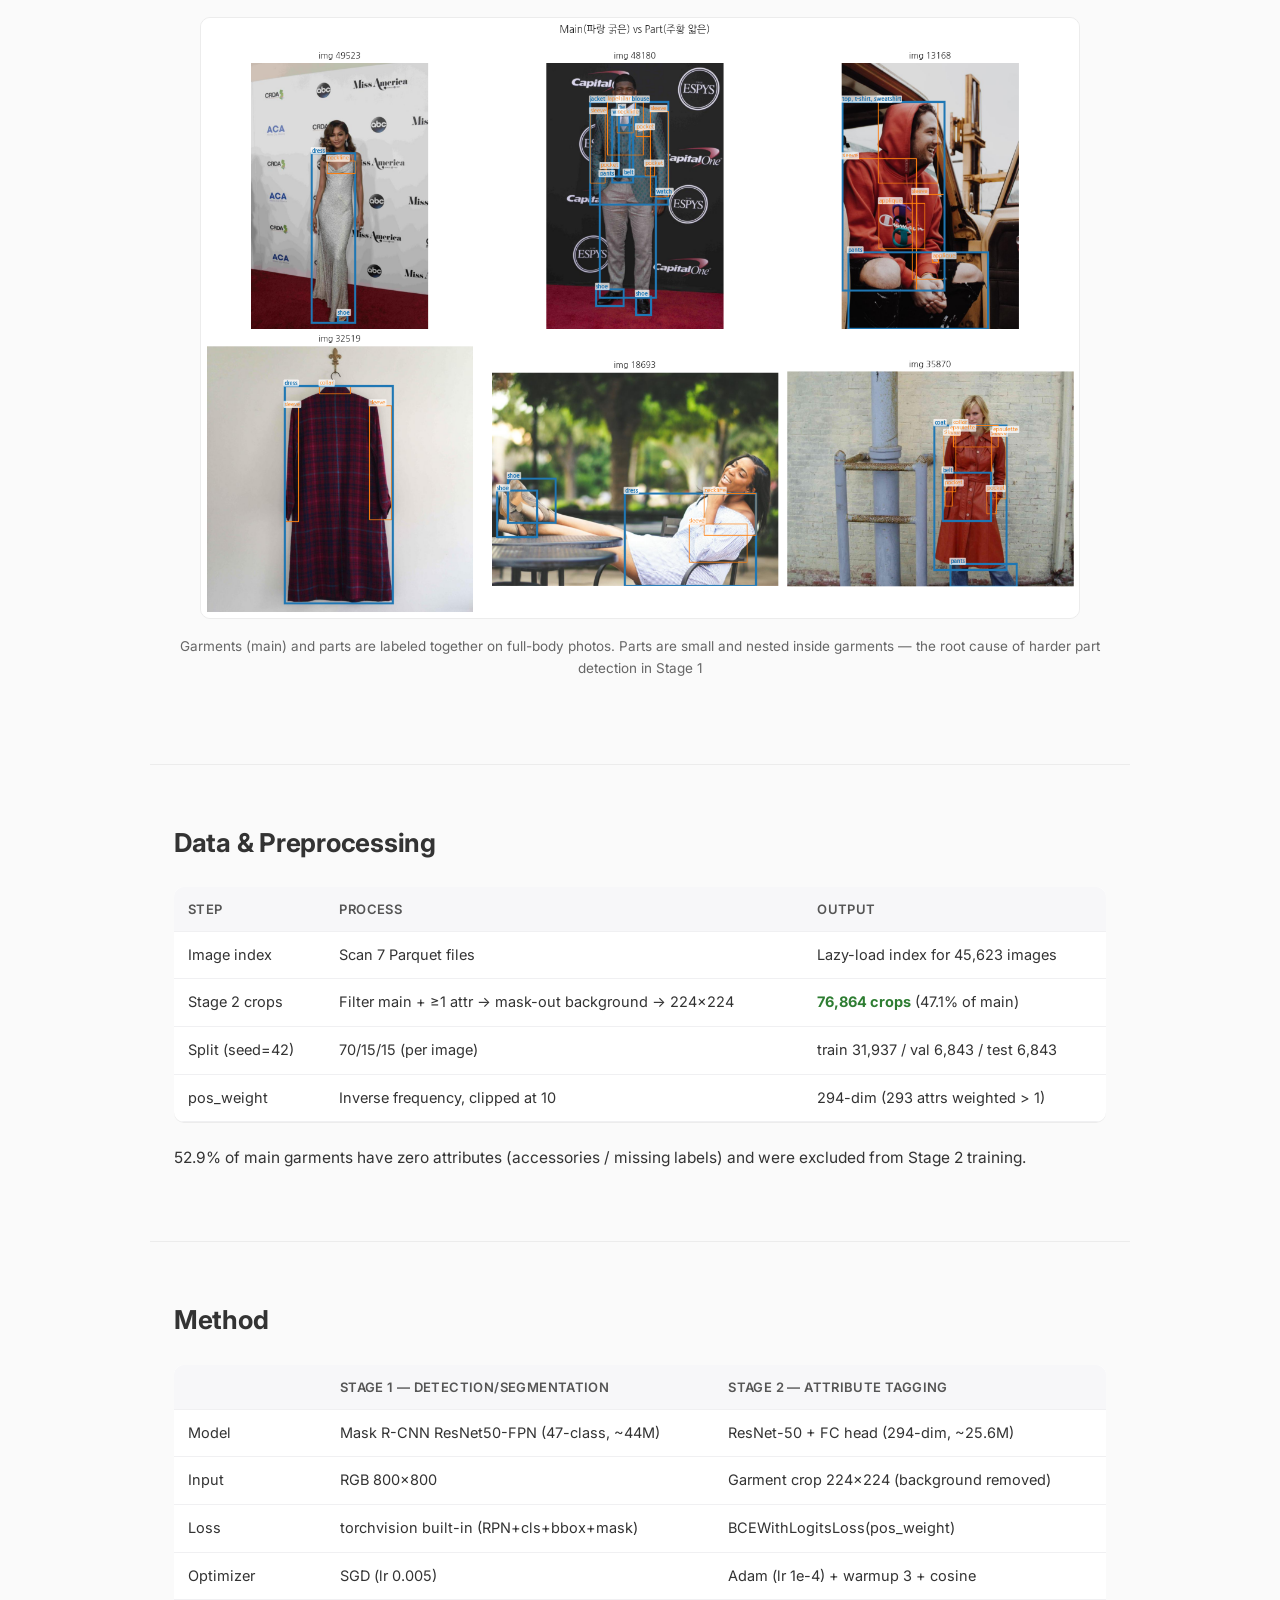
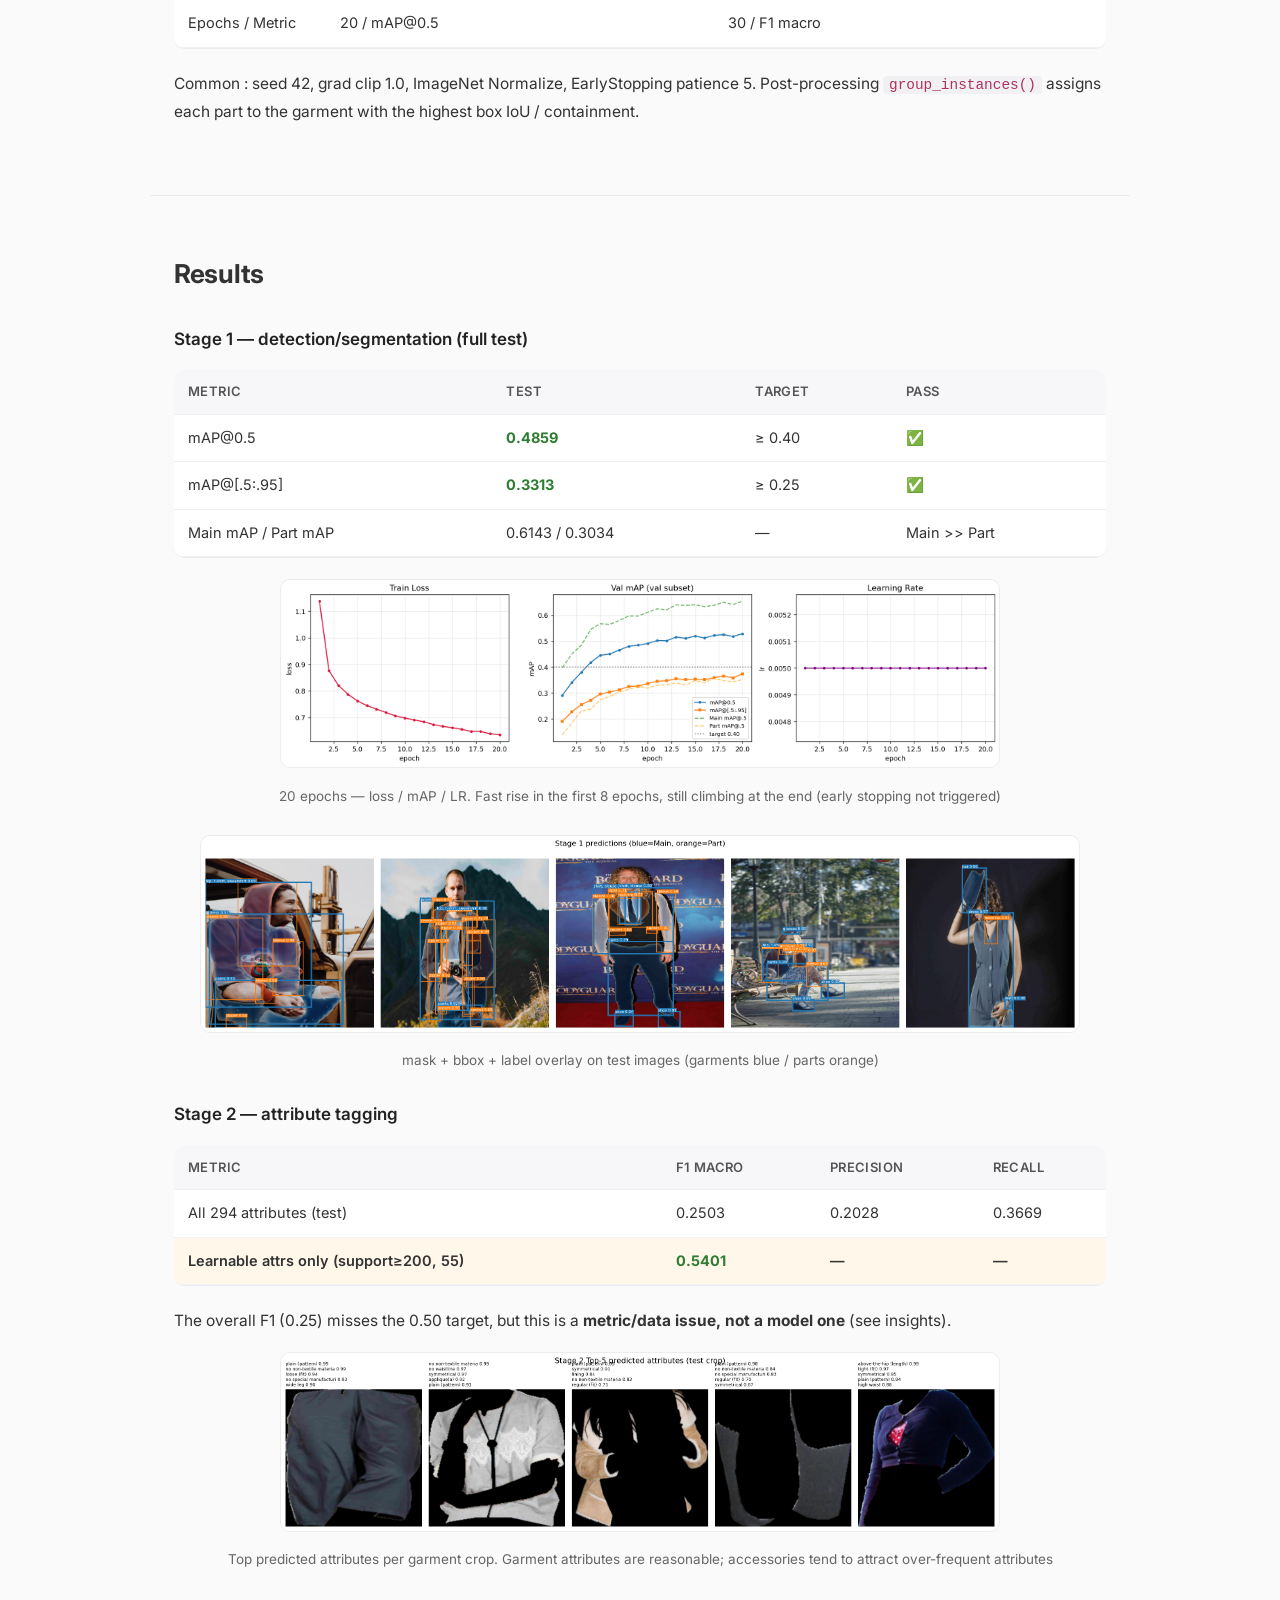
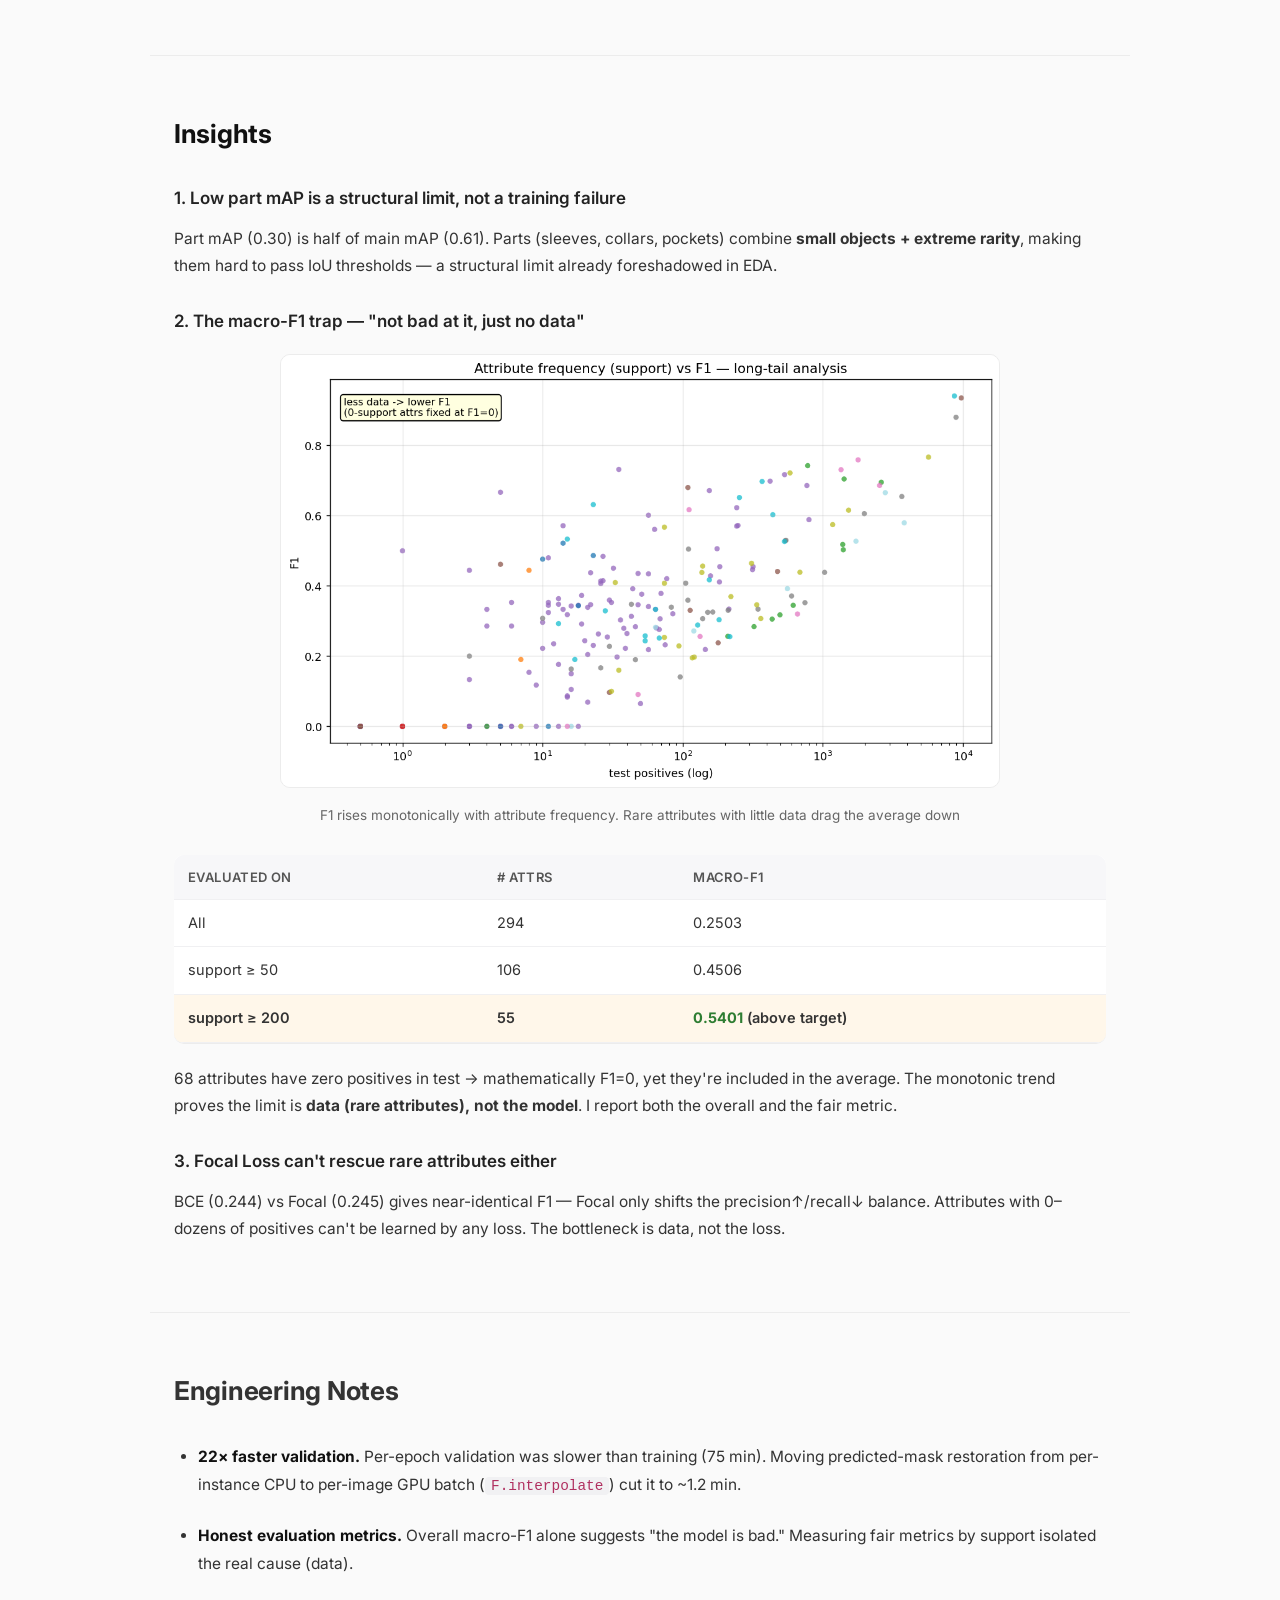
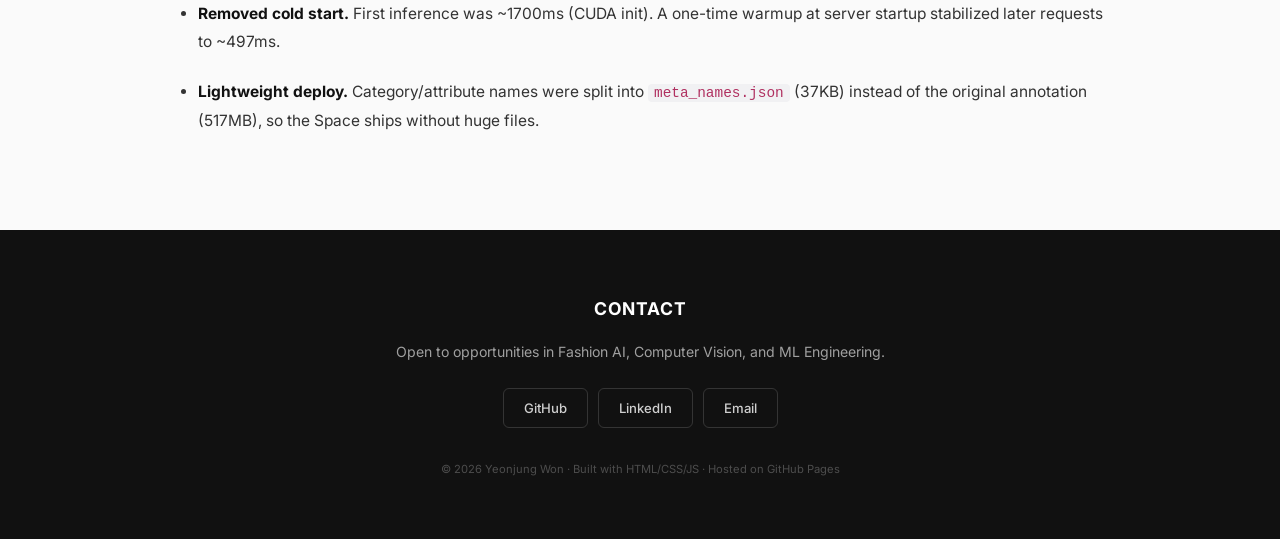
<file: en/projects/p3_segmentation.html>
<!DOCTYPE html>
<html lang="en">
<head>
    <meta charset="UTF-8">
    <meta name="viewport" content="width=device-width, initial-scale=1.0">
    <title>P3. Fashion Image Segmentation · Attribute Tagging — Yeonjung Won</title>
    <meta name="description" content="A 2-Stage pipeline (Mask R-CNN detection + ResNet-50 attribute tagging) on Fashionpedia 45,623 images, deployed with FastAPI, Gradio and HuggingFace Spaces.">
    <!-- Open Graph -->
    <meta property="og:type" content="website">
    <meta property="og:title" content="P3. Fashion Image Segmentation · Attribute Tagging — Yeonjung Won">
    <meta property="og:description" content="A 2-Stage Fashionpedia pipeline (Mask R-CNN + ResNet-50) with production serving (FastAPI · Gradio · HuggingFace Spaces).">
    <meta property="og:image" content="https://yeonjung77.github.io/portfolio/assets/img/og_thumbnail.png">
    <meta property="og:image:width" content="1200">
    <meta property="og:image:height" content="630">
    <meta property="og:url" content="https://yeonjung77.github.io/portfolio/en/projects/p3_segmentation.html">
    <meta property="og:site_name" content="포트폴리오 · 원연정">

    <!-- Twitter Card -->
    <meta name="twitter:card" content="summary_large_image">
    <meta name="twitter:title" content="P3. Fashion Image Segmentation · Attribute Tagging — Yeonjung Won">
    <meta name="twitter:description" content="A 2-Stage Fashionpedia pipeline (Mask R-CNN + ResNet-50) with production serving.">
    <meta name="twitter:image" content="https://yeonjung77.github.io/portfolio/assets/img/og_thumbnail.png">

    <link rel="stylesheet" href="../../css/style.css?v=2">
    <link rel="stylesheet" href="../../css/project.css?v=2">
    <link href="https://fonts.googleapis.com/css2?family=Inter:wght@400;500;600;700;800&display=swap" rel="stylesheet">
</head>
<body class="project-page">

<nav class="nav">
    <div class="nav-inner">
        <a href="../index.html" class="nav-logo">&larr; Fashion <span class="nav-logo-x">&times;</span> AI</a>
        <div class="nav-links">
            <a href="../index.html#contact">Contact</a>
            <span class="lang-toggle">
                <a href="p3_segmentation.html" class="active">EN</a>
                <a href="../../projects/p3_segmentation.html">한</a>
            </span>
        </div>
    </div>
</nav>

<!-- Project header -->
<header class="project-hero">
    <div class="project-hero-inner">
        <div class="project-breadcrumb">
            <span>P3</span> &middot; <span>CV Basic</span>
        </div>
        <h1>Fashion Image Segmentation · Attribute Tagging</h1>
        <p class="project-hero-tagline">
            Built a 2-Stage pipeline on 45,623 Fashionpedia images that detects 46 garment/part types at the pixel level (Mask R-CNN)<br>
            and tags 294 attributes on each detected garment (ResNet-50), then shipped it as a live demo.
        </p>
        <div class="project-metrics-row">
            <div class="metric-card">
                <div class="metric-value">0.486</div>
                <div class="metric-label">Stage 1 mAP@0.5</div>
            </div>
            <div class="metric-card">
                <div class="metric-value">0.331</div>
                <div class="metric-label">Stage 1 mAP@[.5:.95]</div>
            </div>
            <div class="metric-card">
                <div class="metric-value">~497ms</div>
                <div class="metric-label">End-to-End Latency</div>
            </div>
            <div class="metric-card">
                <div class="metric-value">46 / 294</div>
                <div class="metric-label">Categories / Attributes</div>
            </div>
        </div>
        <div class="tag-group">
            <span class="tag">PyTorch</span>
            <span class="tag">Mask R-CNN</span>
            <span class="tag">ResNet-50</span>
            <span class="tag">FastAPI</span>
            <span class="tag">Gradio</span>
            <span class="tag">HuggingFace Spaces</span>
        </div>
    </div>
</header>

<!-- Summary -->
<section class="project-section project-summary">
    <h2>Summary</h2>
    <ul class="summary-list">
        <li><strong>Scope : </strong> An end-to-end pipeline that takes one photo and ① detects/segments garments and parts (Stage 1), ② tags each garment's attributes (Stage 2), and ③ assigns parts (sleeves, pockets, etc.) to the right garment.</li>
        <li><strong>2-Stage design : </strong> Stage 1 = Mask R-CNN (47-class) instance segmentation; Stage 2 = ResNet-50 multi-label (294 attributes). Guided by EDA, Stage 2 trains only on attribute-rich main garments (76,864 crops).</li>
        <li><strong>Production serving : </strong> FastAPI (REST API) + Gradio (demo UI) + HuggingFace Spaces (hosting) + GitHub Pages embed. End-to-end ~497ms, under the 500ms target.</li>
    </ul>
</section>

<!-- Live Demo (Step 18-B) -->
<section class="project-section project-insight">
    <h2>Live Demo</h2>
    <p>Upload a photo to see garment/part detection (blue = garment, orange = part), top attributes per garment, and the full JSON tree in real time.</p>
    <p class="muted">※ The free HuggingFace Space sleeps after inactivity, so the first run may take tens of seconds to wake up.</p>
    <iframe
        src="https://yeonjung77-p3-segmentation.hf.space"
        title="P3 Fashion Segmentation Demo"
        width="100%" height="900"
        frameborder="0" loading="lazy"
        allow="clipboard-read; clipboard-write"
        style="border:1px solid #e5e7eb; border-radius:12px; margin-top:1rem;">
    </iframe>
    <p class="muted" style="margin-top:0.75rem;">If the demo does not load,
        <a class="open-tab-link" href="https://yeonjung77-p3-segmentation.hf.space" target="_blank" rel="noopener">open in a new tab<svg viewBox="0 0 24 24" fill="none" stroke-width="2" stroke-linecap="round" stroke-linejoin="round" aria-hidden="true"><path d="M15 3h6v6"></path><path d="M10 14 21 3"></path><path d="M18 13v6a2 2 0 0 1-2 2H5a2 2 0 0 1-2-2V8a2 2 0 0 1 2-2h6"></path></svg></a>
    </p>
</section>

<!-- Problem -->
<section class="project-section">
    <h2>Problem</h2>
    <p>
        From a full-body fashion photo, segment garments and parts at the pixel level and tag each garment's attributes (length, silhouette, material, pattern, etc.).<br>
        Detection and attribute tagging differ fundamentally in input, output, and metrics, so instead of one model I split the task into a <strong>2-Stage pipeline</strong>: detections are cropped and passed to the attribute classifier.
    </p>
</section>

<!-- EDA -->
<section class="project-section">
    <h2>Data Exploration (EDA)</h2>

    <h3>Dataset overview</h3>
    <table class="result-table">
        <tbody>
            <tr><td>Source</td><td>Fashionpedia (images as HuggingFace Parquet, annotations as COCO JSON)</td></tr>
            <tr><td>Images / annotations</td><td>45,623 / 333,401</td></tr>
            <tr><td>Categories</td><td>46 = 27 main garments + 19 garment parts</td></tr>
            <tr><td>Attributes</td><td>294 (11 supercategories)</td></tr>
        </tbody>
    </table>

    <h3>Key findings — validating 5 assumptions</h3>
    <table class="result-table">
        <thead><tr><th>Assumption</th><th>Result</th><th>Evidence</th></tr></thead>
        <tbody>
            <tr><td>Main garments are attribute-richer than parts</td><td>✅</td><td>Main 7.56 vs Part 1.39 attrs (<strong>5.4&times;</strong>) → Stage 2 trains on main only</td></tr>
            <tr><td>Attribute long-tail is "mild"</td><td>✅</td><td>218 / 294 (74%) appear ≥ 100 times → trainable with BCE + pos_weight</td></tr>
            <tr><td>Main↔Part mapping</td><td>⚠️</td><td>Natural pairs (shirt→sleeve) dominate, but unnatural ones exist (<code>shoe→sleeve</code> 31K) → box-IoU post-processing needed</td></tr>
        </tbody>
    </table>

    <figure>
        <img src="../../assets/img/projects/p3/eda_samples.png" alt="Fashionpedia samples + annotation">
        <figcaption>Garments (main) and parts are labeled together on full-body photos. Parts are small and nested inside garments — the root cause of harder part detection in Stage 1</figcaption>
    </figure>
</section>

<!-- Data Pipeline -->
<section class="project-section">
    <h2>Data &amp; Preprocessing</h2>
    <table class="result-table">
        <thead><tr><th>Step</th><th>Process</th><th>Output</th></tr></thead>
        <tbody>
            <tr><td>Image index</td><td>Scan 7 Parquet files</td><td>Lazy-load index for 45,623 images</td></tr>
            <tr><td>Stage 2 crops</td><td>Filter main + ≥1 attr → mask-out background → 224&times;224</td><td><strong>76,864 crops</strong> (47.1% of main)</td></tr>
            <tr><td>Split (seed=42)</td><td>70/15/15 (per image)</td><td>train 31,937 / val 6,843 / test 6,843</td></tr>
            <tr><td>pos_weight</td><td>Inverse frequency, clipped at 10</td><td>294-dim (293 attrs weighted &gt; 1)</td></tr>
        </tbody>
    </table>
    <p class="muted">52.9% of main garments have zero attributes (accessories / missing labels) and were excluded from Stage 2 training.</p>
</section>

<!-- Method -->
<section class="project-section">
    <h2>Method</h2>
    <table class="result-table">
        <thead><tr><th></th><th>Stage 1 — detection/segmentation</th><th>Stage 2 — attribute tagging</th></tr></thead>
        <tbody>
            <tr><td>Model</td><td>Mask R-CNN ResNet50-FPN (47-class, ~44M)</td><td>ResNet-50 + FC head (294-dim, ~25.6M)</td></tr>
            <tr><td>Input</td><td>RGB 800&times;800</td><td>Garment crop 224&times;224 (background removed)</td></tr>
            <tr><td>Loss</td><td>torchvision built-in (RPN+cls+bbox+mask)</td><td>BCEWithLogitsLoss(pos_weight)</td></tr>
            <tr><td>Optimizer</td><td>SGD (lr 0.005)</td><td>Adam (lr 1e-4) + warmup 3 + cosine</td></tr>
            <tr><td>Epochs / Metric</td><td>20 / mAP@0.5</td><td>30 / F1 macro</td></tr>
        </tbody>
    </table>
    <p class="muted">Common : seed 42, grad clip 1.0, ImageNet Normalize, EarlyStopping patience 5. Post-processing <code>group_instances()</code> assigns each part to the garment with the highest box IoU / containment.</p>
</section>

<!-- Results -->
<section class="project-section">
    <h2>Results</h2>

    <h3>Stage 1 — detection/segmentation (full test)</h3>
    <table class="result-table">
        <thead><tr><th>Metric</th><th>test</th><th>Target</th><th>Pass</th></tr></thead>
        <tbody>
            <tr><td>mAP@0.5</td><td><strong>0.4859</strong></td><td>&ge; 0.40</td><td>✅</td></tr>
            <tr><td>mAP@[.5:.95]</td><td><strong>0.3313</strong></td><td>&ge; 0.25</td><td>✅</td></tr>
            <tr><td>Main mAP / Part mAP</td><td>0.6143 / 0.3034</td><td>—</td><td>Main &gt;&gt; Part</td></tr>
        </tbody>
    </table>
    <figure class="figure-medium">
        <img src="../../assets/img/projects/p3/stage1_training_curves.png" alt="Stage 1 training curves">
        <figcaption>20 epochs — loss / mAP / LR. Fast rise in the first 8 epochs, still climbing at the end (early stopping not triggered)</figcaption>
    </figure>
    <figure>
        <img src="../../assets/img/projects/p3/seg_overlay.png" alt="Stage 1 detection visualization">
        <figcaption>mask + bbox + label overlay on test images (garments blue / parts orange)</figcaption>
    </figure>

    <h3>Stage 2 — attribute tagging</h3>
    <table class="result-table">
        <thead><tr><th>Metric</th><th>F1 macro</th><th>Precision</th><th>Recall</th></tr></thead>
        <tbody>
            <tr><td>All 294 attributes (test)</td><td>0.2503</td><td>0.2028</td><td>0.3669</td></tr>
            <tr class="row-highlight"><td>Learnable attrs only (support≥200, 55)</td><td><strong>0.5401</strong></td><td>—</td><td>—</td></tr>
        </tbody>
    </table>
    <p class="muted">The overall F1 (0.25) misses the 0.50 target, but this is a <strong>metric/data issue, not a model one</strong> (see insights).</p>
    <figure class="figure-medium">
        <img src="../../assets/img/projects/p3/attr_overlay.png" alt="Stage 2 attribute prediction">
        <figcaption>Top predicted attributes per garment crop. Garment attributes are reasonable; accessories tend to attract over-frequent attributes</figcaption>
    </figure>
</section>

<!-- Key Insight -->
<section class="project-section project-insight">
    <h2>Insights</h2>

    <h3>1. Low part mAP is a structural limit, not a training failure</h3>
    <p>
        Part mAP (0.30) is half of main mAP (0.61). Parts (sleeves, collars, pockets) combine <strong>small objects + extreme rarity</strong>, making them hard to pass IoU thresholds — a structural limit already foreshadowed in EDA.
    </p>

    <h3>2. The macro-F1 trap — "not bad at it, just no data"</h3>
    <figure class="figure-medium">
        <img src="../../assets/img/projects/p3/long_tail_f1.png" alt="Attribute frequency vs F1">
        <figcaption>F1 rises monotonically with attribute frequency. Rare attributes with little data drag the average down</figcaption>
    </figure>
    <table class="result-table">
        <thead><tr><th>Evaluated on</th><th># attrs</th><th>macro-F1</th></tr></thead>
        <tbody>
            <tr><td>All</td><td>294</td><td>0.2503</td></tr>
            <tr><td>support ≥ 50</td><td>106</td><td>0.4506</td></tr>
            <tr class="row-highlight"><td>support ≥ 200</td><td>55</td><td><strong>0.5401</strong> (above target)</td></tr>
        </tbody>
    </table>
    <p>
        68 attributes have zero positives in test → mathematically F1=0, yet they're included in the average. The monotonic trend proves the limit is <strong>data (rare attributes), not the model</strong>. I report both the overall and the fair metric.
    </p>

    <h3>3. Focal Loss can't rescue rare attributes either</h3>
    <p class="muted">
        BCE (0.244) vs Focal (0.245) gives near-identical F1 — Focal only shifts the precision↑/recall↓ balance. Attributes with 0–dozens of positives can't be learned by any loss. The bottleneck is data, not the loss.
    </p>
</section>

<!-- Engineering -->
<section class="project-section">
    <h2>Engineering Notes</h2>
    <ul class="engineering-list">
        <li><strong>22&times; faster validation.</strong> Per-epoch validation was slower than training (75 min). Moving predicted-mask restoration from per-instance CPU to per-image GPU batch (<code>F.interpolate</code>) cut it to ~1.2 min.</li>
        <li><strong>Honest evaluation metrics.</strong> Overall macro-F1 alone suggests "the model is bad." Measuring fair metrics by support isolated the real cause (data).</li>
        <li><strong>Removed cold start.</strong> First inference was ~1700ms (CUDA init). A one-time warmup at server startup stabilized later requests to ~497ms.</li>
        <li><strong>Lightweight deploy.</strong> Category/attribute names were split into <code>meta_names.json</code> (37KB) instead of the original annotation (517MB), so the Space ships without huge files.</li>
    </ul>
</section>

<br>

<footer id="contact" class="footer">
    <div class="section-gray-inner">
        <h2 class="footer-title">Contact</h2>
        <p class="footer-message">Open to opportunities in Fashion AI, Computer Vision, and ML Engineering.</p>
        <div class="hero-links">
            <a href="https://github.com/yeonjung77" target="_blank">GitHub</a>
            <a href="https://linkedin.com/yeonjung77" target="_blank">LinkedIn</a>
            <a href="mailto:yeonjung.ai@gmail.com">Email</a>
        </div>
        <p class="footer-note">&copy; 2026 Yeonjung Won &middot; Built with HTML/CSS/JS &middot; Hosted on GitHub Pages</p>
    </div>
</footer>

</body>
</html>
</file>
<file: css/style.css>
/* ============================================
   Portfolio — Fashion x AI
   Clean, minimal, single-font design
   ============================================ */

* {
    margin: 0;
    padding: 0;
    box-sizing: border-box;
}

:root {
    --primary: #111;
    --accent: #b08d6a;
    --accent-light: #f7f2ec;
    --text: #333;
    --text-light: #777;
    --bg: #fff;
    --bg-gray: #f8f8f7;
    --border: #e5e5e5;
    --white: #fff;
}

body {
    font-family: 'Inter', -apple-system, BlinkMacSystemFont, sans-serif;
    color: var(--text);
    background: var(--bg);
    line-height: 1.7;
    font-size: 15px;
    -webkit-font-smoothing: antialiased;
}

/* --- Navigation --- */
.nav {
    position: fixed;
    top: 0;
    width: 100%;
    background: rgba(255, 255, 255, 0.95);
    backdrop-filter: blur(10px);
    border-bottom: 1px solid var(--border);
    z-index: 100;
}

.nav-inner {
    max-width: 880px;
    margin: 0 auto;
    padding: 14px 24px;
    display: flex;
    justify-content: space-between;
    align-items: center;
}

.nav-logo {
    font-weight: 700;
    font-size: 0.95rem;
    color: var(--primary);
    text-decoration: none;
    letter-spacing: 0.02em;
    font-family: 'Inter', -apple-system, BlinkMacSystemFont, sans-serif;
}
.nav-logo-x {
    color: var(--accent);
    font-weight: 500;
    margin: 0 2px;
}

.nav-links a {
    margin-left: 28px;
    text-decoration: none;
    color: var(--text-light);
    font-size: 0.82rem;
    font-weight: 500;
    transition: color 0.2s;
}

.nav-links a:hover {
    color: var(--primary);
}

/* --- Hero --- */
.hero {
    text-align: center;
    padding: 170px 24px 110px;
}

.hero-label {
    display: inline-flex;
    align-items: center;
    justify-content: center;
    gap: 20px;
    font-family: 'Inter', -apple-system, BlinkMacSystemFont, sans-serif;
    font-size: 1rem;
    font-weight: 600;
    line-height: 1.3;
    letter-spacing: 2.4px;
    text-transform: uppercase;
    color: var(--accent);
    margin: 0 0 32px;
}
.hero-label::before,
.hero-label::after {
    content: "";
    width: 48px;
    height: 1px;
    background: var(--accent);
    opacity: 0.5;
}
.hero-label-x {
    margin: 0 0.1em;
    font-weight: 400;
    opacity: 0.9;
}

.hero-tagline {
    font-size: 0.72rem;
    color: var(--text-light);
    font-weight: 400;
    line-height: 1.6;
    letter-spacing: 0.1em;
    margin: 0 auto 56px;
}

.hero-links {
    display: flex;
    justify-content: center;
    gap: 10px;
    flex-wrap: wrap;
}

.hero-links a {
    padding: 8px 20px;
    border: 1px solid var(--border);
    border-radius: 6px;
    text-decoration: none;
    color: var(--text);
    font-size: 0.82rem;
    font-weight: 500;
    transition: all 0.2s;
}

.hero-links a:hover {
    border-color: var(--accent);
    color: var(--accent);
}

/* --- Sections --- */
.section {
    max-width: 880px;
    margin: 0 auto;
    padding: 64px 24px;
}

.section-gray {
    background: var(--bg-gray);
    padding: 64px 0;
}

.section-gray-inner {
    max-width: 880px;
    margin: 0 auto;
    padding: 0 24px;
}

.section-title {
    font-size: 1.1rem;
    font-weight: 700;
    margin-bottom: 32px;
    color: var(--primary);
    text-transform: uppercase;
    letter-spacing: 1px;
}

.section-title::after {
    content: '';
    display: block;
    width: 32px;
    height: 2px;
    background: var(--accent);
    margin-top: 8px;
}

.section-title-light {
    color: var(--white);
}

/* --- About --- */
.about-grid {
    display: grid;
    grid-template-columns: 140px 1fr;
    gap: 32px;
    align-items: start;
}

.about-photo img {
    width: 140px;
    height: auto;
    border-radius: 8px;
}

.about-headline {
    font-size: 1rem;
    font-weight: 700;
    margin-bottom: 12px;
    color: var(--primary);
}

.about-text p {
    font-size: 0.88rem;
    color: var(--text-light);
    margin-bottom: 10px;
    line-height: 1.7;
}

.about-details {
    display: grid;
    grid-template-columns: 1fr 1fr;
    gap: 28px;
    margin-top: 20px;
    padding-top: 20px;
    border-top: 1px solid var(--border);
}

.about-details h4 {
    font-size: 0.72rem;
    font-weight: 700;
    text-transform: uppercase;
    letter-spacing: 1px;
    color: var(--accent);
    margin-bottom: 12px;
}

.timeline {
    list-style: none;
}

.timeline li {
    margin-bottom: 12px;
    padding-left: 10px;
    border-left: 2px solid var(--border);
}

.timeline-period {
    display: block;
    font-size: 0.7rem;
    color: var(--text-light);
}

.timeline-title {
    display: block;
    font-size: 0.82rem;
    font-weight: 600;
    color: var(--text);
    margin-top: 1px;
}

.timeline-desc {
    display: block;
    font-size: 0.75rem;
    color: var(--text-light);
}

/* --- Tags --- */
.tag-group {
    display: flex;
    flex-wrap: wrap;
    gap: 5px;
    margin-top: 10px;
}

.tag {
    padding: 3px 10px;
    background: var(--accent-light);
    color: var(--accent);
    border-radius: 4px;
    font-size: 0.72rem;
    font-weight: 600;
}

/* --- Roadmap (캡슐형 가로 배치) --- */
.roadmap-grid {
    display: flex;
    flex-wrap: wrap;
    gap: 10px;
    margin-bottom: 40px;
    align-items: stretch;
}

.roadmap-card {
    display: inline-flex;
    align-items: center;
    gap: 14px;
    background: var(--white);
    border: 1px solid var(--border);
    border-radius: 10px;
    padding: 9px 14px;
    transition: border-color 0.2s ease, box-shadow 0.2s ease;
}

.roadmap-card:hover {
    border-color: #d0d0d4;
    box-shadow: 0 4px 14px rgba(0, 0, 0, 0.05);
}

.roadmap-card-title {
    font-size: 0.7rem;
    font-weight: 700;
    color: var(--text-light);
    text-transform: uppercase;
    letter-spacing: 0.07em;
    white-space: nowrap;
    padding-right: 14px;
    border-right: 1px solid var(--border);
}

.roadmap-items {
    display: flex;
    gap: 5px;
}

.roadmap-item {
    width: 36px;
    height: 32px;
    border-radius: 6px;
    display: flex;
    align-items: center;
    justify-content: center;
    font-size: 0.74rem;
    font-weight: 700;
    text-decoration: none;
    transition: transform 0.15s ease, box-shadow 0.15s ease;
    cursor: default;
    flex-shrink: 0;
}

.roadmap-item.completed {
    background: var(--primary);
    color: var(--white);
    cursor: pointer;
    box-shadow: 0 1px 3px rgba(0, 0, 0, 0.08);
}

.roadmap-item.completed:hover {
    transform: translateY(-2px);
    box-shadow: 0 6px 14px rgba(0, 0, 0, 0.15);
}

.roadmap-item.upcoming {
    background: #f5f5f7;
    color: #b5b5bd;
    border: 1px dashed #d8d8e0;
}

/* Responsive — flex-wrap이 자동으로 줄바꿈 처리 */
@media (max-width: 480px) {
    .roadmap-card { gap: 10px; padding: 8px 12px; }
    .roadmap-card-title { font-size: 0.65rem; padding-right: 10px; }
    .roadmap-item { width: 34px; height: 30px; font-size: 0.7rem; }
}

/* --- Live Demo shortcuts (로드맵과 카드 사이) --- */
.demo-shortcuts {
    display: flex;
    flex-wrap: wrap;
    align-items: center;
    gap: 12px;
    margin-bottom: 40px;
    padding: 14px 18px;
    background: var(--accent-light);
    border: 1px solid #ece2d6;
    border-radius: 12px;
}

.demo-shortcuts-label {
    font-size: 0.7rem;
    font-weight: 700;
    color: var(--accent);
    text-transform: uppercase;
    letter-spacing: 0.07em;
    white-space: nowrap;
    padding-right: 14px;
    border-right: 1px solid #e3d6c4;
}

.demo-shortcuts-items {
    display: flex;
    flex-wrap: wrap;
    gap: 10px;
}

.demo-btn {
    display: inline-flex;
    align-items: center;
    gap: 8px;
    background: var(--white);
    border: 1px solid #e3d6c4;
    border-radius: 999px;
    padding: 8px 16px;
    text-decoration: none;
    color: var(--primary);
    font-size: 0.82rem;
    font-weight: 600;
    transition: transform 0.15s ease, box-shadow 0.15s ease, border-color 0.15s ease;
}

.demo-btn:hover {
    transform: translateY(-2px);
    border-color: var(--accent);
    box-shadow: 0 6px 16px rgba(176, 141, 106, 0.18);
}

.demo-btn-dot {
    width: 8px;
    height: 8px;
    border-radius: 50%;
    background: #10b981;
    flex-shrink: 0;
    animation: demoPulse 2s infinite;
}

@keyframes demoPulse {
    0%   { box-shadow: 0 0 0 0 rgba(16, 185, 129, 0.5); }
    70%  { box-shadow: 0 0 0 6px rgba(16, 185, 129, 0); }
    100% { box-shadow: 0 0 0 0 rgba(16, 185, 129, 0); }
}

.demo-btn-num {
    font-weight: 800;
    color: var(--accent);
}

.demo-btn-arrow {
    color: var(--text-light);
    transition: transform 0.15s ease, color 0.15s ease;
}

.demo-btn:hover .demo-btn-arrow {
    transform: translateX(3px);
    color: var(--accent);
}

@media (max-width: 480px) {
    .demo-shortcuts { padding: 12px 14px; gap: 10px; }
    .demo-shortcuts-label { font-size: 0.65rem; padding-right: 10px; }
    .demo-btn { font-size: 0.78rem; padding: 7px 14px; }
}

/* --- Project Card --- */
.project-card {
    background: var(--white);
    border: 1px solid var(--border);
    border-radius: 10px;
    padding: 28px;
    margin-bottom: 16px;
}

.project-header {
    display: flex;
    align-items: center;
    gap: 8px;
    margin-bottom: 10px;
}

.project-number {
    background: var(--primary);
    color: var(--white);
    padding: 2px 8px;
    border-radius: 3px;
    font-size: 0.7rem;
    font-weight: 700;
}

.project-category {
    font-size: 0.7rem;
    font-weight: 600;
    color: var(--accent);
    text-transform: uppercase;
    letter-spacing: 0.5px;
}

.project-card h3 {
    font-size: 1.15rem;
    font-weight: 700;
    margin-bottom: 6px;
    color: var(--primary);
}

.project-tagline {
    color: var(--text-light);
    font-size: 0.85rem;
    margin-bottom: 16px;
    line-height: 1.6;
}

/* --- Metrics --- */
.project-metrics {
    display: flex;
    flex-wrap: wrap;
    gap: 6px;
    margin-bottom: 14px;
}

.metric {
    padding: 4px 12px;
    border-radius: 4px;
    font-size: 0.75rem;
    font-weight: 700;
}

.metric-green { background: #ecfdf5; color: #059669; }
.metric-blue { background: #eff6ff; color: #2563eb; }
.metric-purple { background: #f5f3ff; color: #7c3aed; }

/* --- Toggle Button --- */
.project-toggle {
    margin-top: 14px;
    padding: 8px 22px;
    background: var(--white);
    border: 1px solid var(--border);
    color: var(--text);
    border-radius: 6px;
    font-size: 0.82rem;
    font-weight: 600;
    cursor: pointer;
    transition: all 0.2s;
}

.project-toggle:hover {
    border-color: var(--primary);
    background: var(--primary);
    color: var(--white);
}

/* --- Project Detail --- */
.project-detail {
    margin-top: 24px;
    padding-top: 24px;
    border-top: 1px solid var(--border);
}

.detail-section {
    margin-bottom: 24px;
}

.detail-section h4 {
    font-size: 0.72rem;
    font-weight: 700;
    text-transform: uppercase;
    letter-spacing: 1px;
    color: var(--accent);
    margin-bottom: 10px;
}

.detail-section p {
    color: var(--text-light);
    font-size: 0.85rem;
    line-height: 1.7;
}

.detail-section ul {
    padding-left: 16px;
    color: var(--text-light);
    font-size: 0.85rem;
}

.detail-section li {
    margin-bottom: 6px;
    line-height: 1.6;
}

.detail-section li strong {
    font-weight: 600;
    color: var(--text);
}

/* --- Result Table --- */
.result-table {
    width: 100%;
    border-collapse: collapse;
    font-size: 0.82rem;
}

.result-table th {
    background: var(--bg-gray);
    padding: 8px 12px;
    text-align: left;
    font-weight: 700;
    font-size: 0.72rem;
    text-transform: uppercase;
    letter-spacing: 0.5px;
    border-bottom: 2px solid var(--border);
    color: var(--text-light);
}

.result-table td {
    padding: 8px 12px;
    border-bottom: 1px solid #f0f0f0;
}

.result-table strong { color: var(--accent); font-weight: 700; }
.row-highlight { background: var(--accent-light); }

/* --- Figures --- */
.figure-grid {
    display: grid;
    grid-template-columns: repeat(3, 1fr);
    gap: 12px;
    margin-top: 10px;
}

.figure-grid figure { text-align: center; }

.figure-grid img {
    width: 100%;
    border-radius: 6px;
    border: 1px solid var(--border);
}

.figure-grid figcaption {
    font-size: 0.7rem;
    color: #aaa;
    margin-top: 6px;
}

/* --- Detail Footer --- */
.detail-footer {
    display: flex;
    gap: 10px;
    align-items: center;
    flex-wrap: wrap;
}

.source-link {
    padding: 8px 22px;
    background: var(--primary);
    color: var(--white);
    border-radius: 6px;
    text-decoration: none;
    font-size: 0.82rem;
    font-weight: 600;
    transition: background 0.2s;
}

.source-link:hover { background: var(--accent); }

.back-to-top {
    padding: 8px 22px;
    background: var(--white);
    color: var(--text-light);
    border: 1px solid var(--border);
    border-radius: 6px;
    text-decoration: none;
    font-size: 0.82rem;
    font-weight: 600;
    transition: all 0.2s;
}

.back-to-top:hover { border-color: var(--primary); color: var(--primary); }

/* --- Skills --- */
.skills-grid {
    display: grid;
    grid-template-columns: repeat(2, 1fr);
    gap: 14px;
}

.skill-category {
    background: var(--white);
    padding: 20px;
    border-radius: 8px;
    border: 1px solid var(--border);
}

.skill-category h4 {
    font-size: 0.72rem;
    font-weight: 700;
    text-transform: uppercase;
    letter-spacing: 1px;
    color: var(--accent);
    margin-bottom: 4px;
}

/* --- Footer --- */
.footer {
    text-align: center;
    padding: 64px 24px;
    background: var(--primary);
    color: var(--white);
}

.footer-title {
    font-size: 1.1rem;
    font-weight: 700;
    color: var(--white);
    text-transform: uppercase;
    letter-spacing: 1px;
    margin-bottom: 16px;
}

.footer-message {
    font-size: 0.88rem;
    color: rgba(255, 255, 255, 0.6);
    margin-bottom: 24px;
}

.footer .hero-links a {
    color: rgba(255, 255, 255, 0.8);
    border-color: rgba(255, 255, 255, 0.15);
}

.footer .hero-links a:hover {
    border-color: var(--accent);
    color: var(--accent);
}

.footer-note {
    margin-top: 32px;
    font-size: 0.7rem;
    color: rgba(255, 255, 255, 0.25);
}

/* --- Responsive --- */
@media (max-width: 768px) {
    .hero h1 { font-size: 2rem; }

    .about-grid {
        grid-template-columns: 1fr;
        text-align: center;
    }

    .about-photo { display: flex; justify-content: center; }
    .about-photo img { width: 120px; }
    .about-details { grid-template-columns: 1fr; }
    .timeline li { text-align: left; }
    .nav-links a { margin-left: 16px; font-size: 0.75rem; }
    .project-card { padding: 20px; }
    .figure-grid { grid-template-columns: 1fr; }
    .skills-grid { grid-template-columns: 1fr; }
    .result-table { font-size: 0.72rem; }
    .result-table th, .result-table td { padding: 5px 6px; }
}

@media (max-width: 480px) {
    .hero { padding: 110px 16px 70px; }
    .hero-label {
        font-size: 0.78rem;
        gap: 10px;
        letter-spacing: 1.5px;
        margin-bottom: 22px;
        flex-wrap: nowrap;
        white-space: nowrap;
    }
    /* 좁은 화면에서는 양쪽 가로선 숨김 — 줄바꿈 깨짐 방지 */
    .hero-label::before, .hero-label::after { display: none; }
    .hero-tagline {
        font-size: 0.78rem;
        letter-spacing: 0.04em;
        margin-bottom: 36px;
        padding: 0 8px;
        line-height: 1.7;
    }
    .hero-tagline br { display: none; }
    .hero-links { gap: 8px; }
    .hero-links a { padding: 7px 14px; font-size: 0.78rem; }
    .nav-links { display: none; }
}

/* 매우 좁은 화면 (구형 모바일 / 폴드 닫힘 등) */
@media (max-width: 360px) {
    .hero { padding: 100px 12px 60px; }
    .hero-label { font-size: 0.7rem; letter-spacing: 1px; }
    .hero-tagline { font-size: 0.72rem; }
}

/* ============================================================
   Project Card Grid (added 2026 — new portfolio layout)
   ============================================================ */
.project-grid {
    display: grid;
    grid-template-columns: repeat(auto-fit, minmax(320px, 1fr));
    gap: 22px;
    margin-top: 32px;
}
.project-card-link {
    text-decoration: none;
    color: inherit;
    display: block;
    transition: transform 0.2s ease, box-shadow 0.2s ease;
}
.project-card-link:hover {
    transform: translateY(-4px);
}
.project-card-link:hover .project-card {
    box-shadow: 0 10px 28px rgba(0, 0, 0, 0.08);
    border-color: #d8d8e0;
}
.project-card {
    background: #fff;
    border: 1px solid #ececec;
    border-radius: 14px;
    padding: 22px 22px 26px;
    transition: box-shadow 0.2s ease, border-color 0.2s ease;
    display: flex;
    flex-direction: column;
    height: 100%;
}
.project-card-upcoming {
    background: #f8f8fa;
    opacity: 0.85;
}
.project-card .project-header {
    display: flex;
    align-items: center;
    gap: 10px;
    margin-bottom: 12px;
    flex-wrap: wrap;
}
.project-card .project-number {
    background: #111;
    color: #fff;
    font-weight: 700;
    font-size: 12px;
    padding: 3px 9px;
    border-radius: 4px;
    letter-spacing: 0.04em;
}
.project-card .project-category {
    font-size: 12px;
    color: #777;
    text-transform: uppercase;
    letter-spacing: 0.05em;
}
.project-card .project-status {
    font-size: 11px;
    padding: 2px 8px;
    border-radius: 999px;
    margin-left: auto;
    text-transform: uppercase;
    letter-spacing: 0.04em;
    font-weight: 600;
}
.project-card .status-done {
    background: #e6f6ec;
    color: #2e7d32;
}
.project-card .status-upcoming {
    background: #f0f0f2;
    color: #888;
}
.project-card h3 {
    font-size: 18px;
    margin: 4px 0 8px;
    line-height: 1.35;
    color: #111;
}
.project-card .project-tagline {
    color: #555;
    font-size: 14px;
    line-height: 1.6;
    margin: 0 0 14px;
    flex-grow: 1;
}
.project-card .project-metrics {
    margin-bottom: 14px;
}
.project-card .tag-group { margin-bottom: 16px; }
.project-card .project-link-cta {
    color: var(--accent);
    font-weight: 600;
    font-size: 13px;
    margin-top: auto;
    align-self: flex-end;
    opacity: 0;
    transform: translateX(-4px);
    transition: opacity 0.25s ease, transform 0.25s ease;
}
.project-card-link:hover .project-link-cta {
    opacity: 1;
    transform: translateX(0);
}
.project-card-upcoming .project-link-cta { display: none; }

/* ============================================================
   Language Toggle (EN / 한)
   ============================================================ */
.lang-toggle {
    display: inline-flex;
    margin-left: 22px;
    border: 1px solid var(--border);
    border-radius: 5px;
    overflow: hidden;
    vertical-align: middle;
    font-family: 'Inter', sans-serif;
    line-height: 1;
}
/* nav-links 일반 a의 margin-left가 토글 내부에 영향 주지 않도록 reset */
.nav-links .lang-toggle a {
    margin-left: 0;
    padding: 4px 8px;
    font-size: 0.7rem;
    font-weight: 600;
    color: #888;
    background: #fff;
    text-decoration: none;
    border-right: 1px solid var(--border);
    transition: background 0.15s ease, color 0.15s ease;
    line-height: 1.4;
}
.nav-links .lang-toggle a:last-child { border-right: none; }
.nav-links .lang-toggle a:hover { background: #f5f5f7; color: #111; }
.nav-links .lang-toggle a.active {
    background: #111;
    color: #fff;
}

@media (max-width: 600px) {
    .lang-toggle { margin-left: 12px; }
    .nav-links .lang-toggle a { padding: 3px 7px; font-size: 0.65rem; }
}

/* ============================================================
   Korean Page Overrides (body.lang-ko)
   - Pretendard 폰트 적용 (한글 가독성 + 깔끔한 인상)
   - 한글 텍스트 비율/letter-spacing 보정
   ============================================================ */
body.lang-ko {
    font-family: 'Pretendard', 'Inter', -apple-system, BlinkMacSystemFont,
                 system-ui, 'Apple SD Gothic Neo', 'Noto Sans KR',
                 'Malgun Gothic', sans-serif;
    letter-spacing: -0.01em;       /* 한글은 살짝 좁히면 깔끔 */
}

body.lang-ko .hero-label,
body.lang-ko .hero-label-x {
    font-family: 'Inter', -apple-system, BlinkMacSystemFont, sans-serif;
    letter-spacing: 2.4px;
}
body.lang-ko .hero-tagline {
    letter-spacing: 0.1em;
    word-break: keep-all;
}
body.lang-ko .section-title {
    letter-spacing: 0.5px;
}
body.lang-ko .about-text p,
body.lang-ko .project-tagline,
body.lang-ko .project-hero-tagline {
    line-height: 1.85;
    word-break: keep-all;
}
body.lang-ko .timeline-title,
body.lang-ko .timeline-desc,
body.lang-ko .timeline-period {
    word-break: keep-all;
}
/* 한글 태그는 글자가 작을 때 빈약해 보이므로 padding 살짝 키움 */
body.lang-ko .tag {
    padding: 4px 11px;
    font-size: 0.73rem;
}
/* 한국어 페이지의 카드 텍스트 가독성 */
body.lang-ko .project-card h3 {
    letter-spacing: -0.015em;
}
body.lang-ko .project-card .project-tagline {
    word-break: keep-all;
}
/* 프로젝트 페이지의 본문 */
body.lang-ko .project-section p,
body.lang-ko .project-section li,
body.lang-ko .summary-list li {
    line-height: 1.95;
    word-break: keep-all;
}
body.lang-ko .project-section h2 {
    letter-spacing: -0.015em;
}
body.lang-ko .metric-label {
    letter-spacing: 0.5px;
}
</file>
<file: css/project.css>
/* ============================================================
   project.css — Styles specific to individual project pages.
   Inherits typography, colors, and base components from style.css.
   ============================================================ */

/* ---------- Body / Layout ---------- */
body.project-page {
    background: #fafafa;
}
body.project-page .nav-inner {
    max-width: 1028px;
}

/* ---------- Project Hero ---------- */
.project-hero {
    padding: 100px 24px 60px;
    background: linear-gradient(180deg, #ffffff 0%, #f5f5f7 100%);
    border-bottom: 1px solid #ececec;
}
.project-hero-inner {
    max-width: 980px;
    margin: 0 auto;
}
.project-breadcrumb {
    font-size: 13px;
    color: #888;
    margin-bottom: 18px;
    letter-spacing: 0.04em;
    text-transform: uppercase;
}
.project-breadcrumb .status-done {
    color: #2e7d32;
    font-weight: 600;
}
.project-hero h1 {
    font-size: clamp(28px, 4vw, 42px);
    font-weight: 700;
    line-height: 1.25;
    margin: 0 0 16px;
    letter-spacing: -0.02em;
}
.project-hero-tagline {
    font-size: 17px;
    line-height: 1.65;
    color: #444;
    margin: 0 0 36px;
    max-width: 760px;
}
.project-hero-tagline strong { color: #111; }

/* ---------- Metric Cards Row ---------- */
.project-metrics-row {
    display: grid;
    grid-template-columns: repeat(auto-fit, minmax(160px, 1fr));
    gap: 14px;
    margin: 0 0 28px;
}
.metric-card {
    background: #fff;
    border: 1px solid #ececec;
    border-radius: 12px;
    padding: 18px 20px;
    text-align: left;
}
.metric-value {
    font-size: 26px;
    font-weight: 700;
    color: #111;
    letter-spacing: -0.01em;
}
.metric-label {
    font-size: 12px;
    color: #888;
    margin-top: 4px;
    text-transform: uppercase;
    letter-spacing: 0.04em;
}

/* ---------- Project Sections ---------- */
.project-section {
    max-width: 980px;
    margin: 0 auto;
    padding: 56px 24px;
    border-bottom: 1px solid #ececec;
}
.project-section:last-of-type {
    border-bottom: none;
}
.project-section h2 {
    font-size: 26px;
    font-weight: 700;
    margin: 0 0 22px;
    letter-spacing: -0.01em;
}
.project-section h3 {
    font-size: 17px;
    font-weight: 600;
    margin: 28px 0 12px;
    color: #222;
}
.project-section p {
    font-size: 15.5px;
    line-height: 1.75;
    color: #333;
    margin: 0 0 14px;
}
.project-section ul,
.project-section ol {
    font-size: 15.5px;
    line-height: 1.8;
    color: #333;
    padding-left: 24px;
}
.project-section li {
    margin-bottom: 6px;
}
.project-section code {
    background: #f1f1f3;
    color: #b03060;
    padding: 1px 6px;
    border-radius: 4px;
    font-size: 0.93em;
    font-family: 'SF Mono', Menlo, Consolas, monospace;
}

/* ---------- Summary ---------- */
.project-summary {
    background: #fff;
    border-radius: 14px;
    margin-top: 36px;
    box-shadow: 0 1px 0 #ececec;
}
.summary-list strong { color: #111; }

/* ---------- Callouts ---------- */
.callout {
    background: #f7f7fb;
    border-left: 3px solid #6366f1;
    border-radius: 6px;
    padding: 18px 22px;
    margin: 20px 0;
}
.callout strong { color: #111; }

/* ---------- Code blocks ---------- */
.code-block {
    background: #1f2329;
    color: #e6e6e6;
    border-radius: 10px;
    padding: 18px 22px;
    font-family: 'SF Mono', Menlo, Consolas, monospace;
    font-size: 13.5px;
    line-height: 1.7;
    overflow-x: auto;
    margin: 14px 0 20px;
}
.code-block code { background: transparent; color: inherit; padding: 0; }

/* ---------- Tables ---------- */
.project-section .result-table {
    width: 100%;
    border-collapse: collapse;
    margin: 16px 0 22px;
    font-size: 14.5px;
    background: #fff;
    border-radius: 10px;
    overflow: hidden;
    box-shadow: 0 1px 0 #ececec;
}
.project-section .result-table th,
.project-section .result-table td {
    padding: 11px 14px;
    border-bottom: 1px solid #f0f0f2;
    text-align: left;
}
.project-section .result-table th {
    background: #f7f7f9;
    font-weight: 600;
    font-size: 13px;
    text-transform: uppercase;
    letter-spacing: 0.03em;
    color: #555;
}
.project-section .result-table tr.row-highlight td {
    background: #fff7ea;
    font-weight: 600;
}
.project-section .result-table td strong { color: #2e7d32; }

/* ---------- Figures ---------- */
.project-section figure {
    margin: 18px 0 28px;
    text-align: center;
}
.project-section figure img {
    width: 100%;
    max-width: 880px;
    height: auto;
    border: 1px solid #ececec;
    border-radius: 10px;
    background: #fff;
}
.project-section figure.figure-medium img {
    max-width: 720px;
}
.project-section figure figcaption {
    font-size: 13.5px;
    color: #666;
    margin-top: 10px;
    line-height: 1.6;
}

/* ---------- Insight section accent ---------- */
.project-insight {
    background: #fafafa;
}
.project-insight h2 {
    color: #111;
}
.evidence-list li {
    padding: 10px 0;
    border-bottom: 1px solid #ececec;
}
.evidence-list li:last-child { border-bottom: none; }
.evidence-list strong { color: #111; }

/* ---------- Next steps / Engineering ---------- */
.next-steps-list li,
.engineering-list li {
    padding: 8px 0;
}
.engineering-list strong { color: #111; }

/* ---------- Resources / Links ---------- */
.project-links {
    background: #1f2329;
    color: #e6e6e6;
    border-radius: 14px;
    margin: 40px 24px 60px;
    padding: 36px 32px;
    max-width: 980px;
    margin-left: auto;
    margin-right: auto;
}
.project-links h2 { color: #fff; }
.project-links p { color: #c8c8c8; }
.resource-links {
    list-style: none;
    padding: 0;
    margin: 0 0 20px;
}
.resource-links li {
    color: #c8c8c8;
    padding: 6px 0;
}
.resource-links strong { color: #fff; margin-right: 6px; }
.project-links code {
    background: #2a2f37;
    color: #f7c590;
}
.back-link {
    display: inline-block;
    margin-top: 10px;
    color: #ffffff;
    border-bottom: 1px solid #ffffff60;
    text-decoration: none;
    padding-bottom: 2px;
}
.back-link:hover { border-bottom-color: #fff; }

/* ---------- Helpers ---------- */
.muted {
    color: #777;
    font-size: 14px;
}

/* ---------- Tags (override for project page sizing) ---------- */
.project-hero .tag-group .tag {
    background: #ffffff;
    border: 1px solid #ececec;
    color: #333;
}

/* ---------- Method flow (pipeline diagram) ---------- */
.method-flow {
    display: flex;
    flex-wrap: wrap;
    align-items: stretch;
    gap: 0.5rem;
    margin: 1.25rem 0 0.5rem;
}
.method-flow .flow-step {
    display: flex;
    flex-direction: column;
    align-items: center;
    justify-content: center;
    gap: 0.45rem;
    flex: 1 1 0;
    min-width: 96px;
    padding: 0.9rem 0.75rem;
    text-align: center;
    background: var(--accent-light, #f7f2ec);
    border: 1px solid #ece1d2;
    border-radius: 14px;
}
.method-flow .flow-icon {
    font-size: 1.6rem;
    line-height: 1;
}
.method-flow .flow-label {
    font-size: 0.82rem;
    font-weight: 600;
    color: var(--primary, #111);
    word-break: keep-all;
}
.method-flow .flow-arrow {
    display: flex;
    align-items: center;
    flex: 0 0 auto;
    color: var(--accent, #b08d6a);
}
@media (max-width: 640px) {
    .method-flow { flex-direction: column; }
    .method-flow .flow-step { width: 100%; flex-direction: row; justify-content: flex-start; gap: 0.75rem; }
    .method-flow .flow-arrow { transform: rotate(90deg); align-self: center; }
}

/* ---------- "Open in new tab" inline link ---------- */
.open-tab-link {
    display: inline-flex;
    align-items: center;
    gap: 5px;
    color: var(--accent, #b08d6a);
    font-weight: 600;
    text-decoration: none;
    border-bottom: 1px solid transparent;
    transition: border-color 0.15s ease;
}
.open-tab-link svg {
    width: 14px;
    height: 14px;
    stroke: currentColor;
    flex-shrink: 0;
}
.open-tab-link:hover { border-bottom-color: var(--accent, #b08d6a); }
</file>
